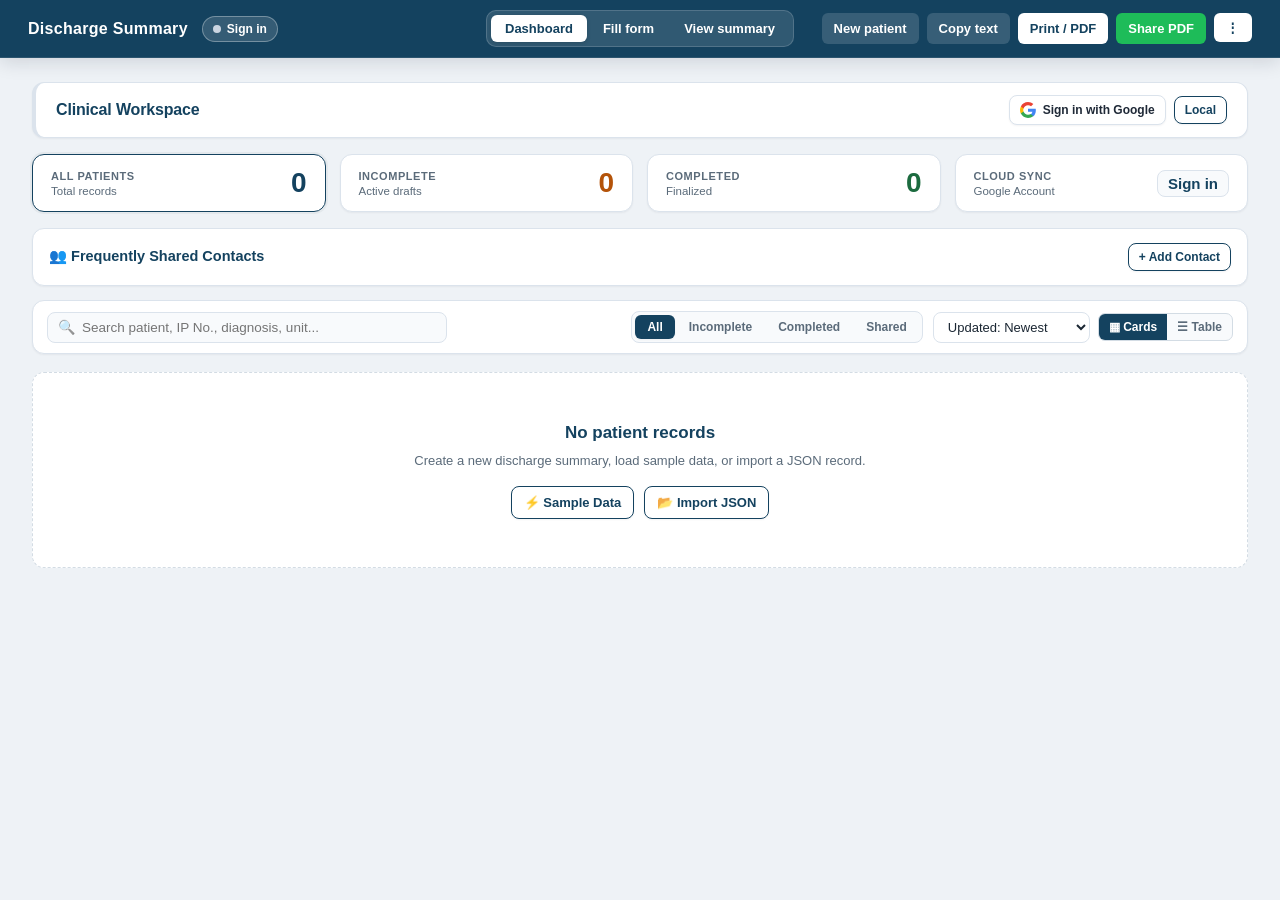
<file: index.html>
<!DOCTYPE html>
<html lang="en-GB">
<head>
  <meta charset="UTF-8">
  <meta name="viewport" content="width=device-width, initial-scale=1.0, viewport-fit=cover">
  <meta name="theme-color" content="#14425f">
  <meta name="mobile-web-app-capable" content="yes">
  <meta name="apple-mobile-web-app-capable" content="yes">
  <meta name="apple-mobile-web-app-status-bar-style" content="default">
  <meta name="apple-mobile-web-app-title" content="Discharge Summary">
  <meta name="format-detection" content="telephone=no">
  <meta name="description" content="Discharge Summary (dsum.shop) — Offline-first clinical workspace for creating A4 medical discharge summaries, syncing across devices with Google Sign-In, and securely sharing patient details with verified doctors.">
  <meta name="keywords" content="discharge summary, medical discharge summary, clinical documentation, patient handover, hospital discharge PDF, A4 discharge summary, dsum">
  <meta name="robots" content="index, follow">
  <link rel="canonical" href="https://dsum.shop/">
  <meta property="og:type" content="website">
  <meta property="og:title" content="Discharge Summary — Clinical Workspace &amp; Patient Handover">
  <meta property="og:description" content="Offline-first clinical discharge summary workspace with multi-algorithm A4 PDF fitting, Google Sign-In cloud sync, and doctor-to-doctor handover.">
  <meta property="og:url" content="https://dsum.shop/">
  <meta property="og:image" content="https://dsum.shop/assets/icon-512.png">
  <meta name="twitter:card" content="summary">
  <meta name="twitter:title" content="Discharge Summary">
  <meta name="twitter:description" content="Offline-first clinical workspace for creating A4 medical discharge summaries and verified doctor-to-doctor patient handover.">
  <script type="application/ld+json">
  {
    "@context": "https://schema.org",
    "@type": "WebApplication",
    "name": "Discharge Summary",
    "alternateName": "dsum",
    "url": "https://dsum.shop/",
    "applicationCategory": "MedicalApplication",
    "operatingSystem": "Web, Android, iOS, macOS, Windows",
    "description": "Offline-first clinical workspace for drafting, formatting, printing A4 medical discharge summaries, syncing with Google Sign-In, and sharing patient summaries with verified colleagues."
  }
  </script>
  <link rel="manifest" href="manifest.json">
  <link rel="apple-touch-icon" href="assets/icon-192.png">
  <link rel="apple-touch-icon" sizes="180x180" href="assets/icon-192.png">
  <link rel="icon" href="assets/icon-192.png">
  <title>Discharge Summary — Clinical Workspace &amp; Patient Handover</title>
  <link rel="stylesheet" href="css/styles.css?v=21">
  <script src="js/html2pdf.bundle.min.js"></script>
  <script src="js/supabase.min.js?v=21"></script>
  <script src="js/supabase-config.js?v=21"></script>
</head>

<body>

  <div class="topbar">
    <div class="topbar-left">
      <h1 class="brand-title">Discharge Summary</h1>
      <button type="button" id="topbarAuthBtn" class="topbar-auth-btn" onclick="openAuthOrAccount()" title="Account &amp; Cloud Sync">
        <span id="topbarAuthDot" class="sync-dot offline"></span>
        <span id="topbarAuthText">Local mode</span>
      </button>
    </div>
    <div class="topbar-right">
      <div class="tabs">
        <button id="tabDashboard" class="active" onclick="showTab('dashboard')"><span class="btn-text-full">Dashboard</span><span class="btn-text-short">Dash</span></button>
        <button id="tabForm" onclick="showTab('form')"><span class="btn-text-full">Fill form</span><span class="btn-text-short">Form</span></button>
        <button id="tabSummary" onclick="showTab('summary')"><span class="btn-text-full">View summary</span><span class="btn-text-short">Summary</span></button>
      </div>
      <div class="actions">
        <button class="ghost" onclick="newSummary()"><span class="btn-text-full">New patient</span><span class="btn-text-short">New</span></button>
        <button class="ghost" onclick="copyText()"><span class="btn-text-full">Copy text</span><span class="btn-text-short">Copy</span></button>
        <button onclick="checkAndPrint()"><span class="btn-text-full">Print / PDF</span><span class="btn-text-short">Print</span></button>
        <button class="share-btn" id="shareBtn" onclick="shareDoc()" title="Share PDF via WhatsApp, Email, etc."><span class="btn-text-full">Share PDF</span><span class="btn-text-short">Share</span></button>
        <div class="menu-wrap">
          <button class="menu-btn" id="menuBtn" onclick="toggleMenu()" title="More options">⋮</button>
          <div class="menu-dropdown" id="menuDropdown">

            <div class="menu-label">Cloud &amp; Sync</div>
            <div class="menu-tile-grid cols-2">
              <button type="button" class="menu-tile" onclick="saveCurrentRecordNow(true);closeMenu()" title="Save current patient draft">
                <span class="tile-icon">💾</span><span class="tile-label">Save</span>
              </button>
              <button type="button" class="menu-tile" onclick="syncNow(true);closeMenu()" title="Sync with Supabase">
                <span class="tile-icon">☁</span><span class="tile-label">Sync</span>
              </button>
            </div>

            <div class="menu-label">Template <span class="beta-tag">BETA</span></div>
            <div class="menu-tile-grid cols-3">
              <button type="button" class="menu-tile" onclick="importTemplate();closeMenu()" title="Import template (.json)">
                <span class="tile-icon">⬆</span><span class="tile-label">Import</span>
              </button>
              <button type="button" class="menu-tile" onclick="exportTemplate();closeMenu()" title="Export defaults (.json)">
                <span class="tile-icon">⬇</span><span class="tile-label">Export</span>
              </button>
              <button type="button" class="menu-tile" onclick="doLocalTemplate();closeMenu()" title="Load built-in template">
                <span class="tile-icon">📁</span><span class="tile-label">Load</span>
              </button>
            </div>
            <div class="menu-tile-grid cols-2" style="padding-top:0">
              <button type="button" class="menu-tile" onclick="openTemplatesModal();closeMenu()" title="Open saved templates library">
                <span class="tile-icon">🗂</span><span class="tile-label">Templates Library</span>
              </button>
              <button type="button" class="menu-tile" onclick="openTemplatesModal(true);closeMenu()" title="Save current form as template">
                <span class="tile-icon">➕</span><span class="tile-label">Save Template</span>
              </button>
            </div>

            <div class="menu-label">Patient Draft</div>
            <div class="menu-tile-grid cols-2">
              <button type="button" class="menu-tile" onclick="importDraft();closeMenu()" title="Import patient draft (.json)">
                <span class="tile-icon">📂</span><span class="tile-label">Import Draft</span>
              </button>
              <button type="button" class="menu-tile" onclick="exportDraft();closeMenu()" title="Export patient draft (.json)">
                <span class="tile-icon">📤</span><span class="tile-label">Export Draft</span>
              </button>
            </div>

            <hr>
            <div class="menu-label">Theme &amp; Appearance</div>
            <div class="theme-panel" onclick="event.stopPropagation()">
              <div class="theme-mode-row">
                <span>🎨 Theme</span>
                <button type="button" id="gradToggleBtn" class="grad-toggle-pill" onclick="toggleGradientTheme()">🌈 Gradient</button>
              </div>
              <div class="theme-swatches" aria-label="Theme presets">
                <button type="button" class="theme-swatch" title="Classic Navy (Solid)" style="background:#14425f" onclick="selectThemePreset('solid','#14425f','#0284c7')"></button>
                <button type="button" class="theme-swatch" title="Ocean Breeze (Gradient)" style="background:linear-gradient(135deg,#14425f,#0284c7)" onclick="selectThemePreset('gradient','#14425f','#0284c7')"></button>
                <button type="button" class="theme-swatch" title="Royal Indigo (Gradient)" style="background:linear-gradient(135deg,#1e3a8a,#7c3aed)" onclick="selectThemePreset('gradient','#1e3a8a','#7c3aed')"></button>
                <button type="button" class="theme-swatch" title="Emerald Teal (Gradient)" style="background:linear-gradient(135deg,#065f46,#0d9488)" onclick="selectThemePreset('gradient','#065f46','#0d9488')"></button>
                <button type="button" class="theme-swatch" title="Sunset Rose (Gradient)" style="background:linear-gradient(135deg,#881337,#e11d48)" onclick="selectThemePreset('gradient','#881337','#e11d48')"></button>
                <button type="button" class="theme-swatch" title="Midnight Plum (Gradient)" style="background:linear-gradient(135deg,#1e1b4b,#be185d)" onclick="selectThemePreset('gradient','#1e1b4b','#be185d')"></button>
                <button type="button" class="theme-swatch" title="Slate Steel (Gradient)" style="background:linear-gradient(135deg,#1e293b,#475569)" onclick="selectThemePreset('gradient','#1e293b','#475569')"></button>
              </div>
              <div class="custom-color-maker">
                <div class="custom-maker-head">
                  <span>Custom Color Maker</span>
                  <div class="custom-stop-switch" role="group" aria-label="Active custom color stop">
                    <button type="button" id="stopBtn1" class="custom-stop-btn active" onclick="setCustomStopTarget(1)">1st</button>
                    <button type="button" id="stopBtn2" class="custom-stop-btn" onclick="setCustomStopTarget(2)">2nd</button>
                  </div>
                </div>
                <div class="custom-color-row">
                  <div class="custom-color-well">
                    <input id="themeColor" type="color" value="#14425f" title="Primary color" aria-label="Choose primary theme color" oninput="onThemeColorPickerChange()">
                    <input id="themeHex1" type="text" class="theme-hex-input" maxlength="7" value="#14425f" aria-label="Primary hex color" oninput="onThemeHexInput(1, this.value)">
                  </div>
                  <div class="custom-color-well">
                    <input id="themeColor2" type="color" value="#0284c7" title="Gradient second color" aria-label="Choose gradient second color" oninput="onThemeColor2PickerChange()">
                    <input id="themeHex2" type="text" class="theme-hex-input" maxlength="7" value="#0284c7" aria-label="Gradient second hex color" oninput="onThemeHexInput(2, this.value)">
                  </div>
                </div>
                <div class="custom-slider-row">
                  <label for="themeHueSlider">Hue</label>
                  <input id="themeHueSlider" type="range" class="theme-hue-slider" min="0" max="360" value="203" aria-label="Custom theme hue" oninput="onThemeSliderChange()">
                </div>
                <div class="custom-slider-row">
                  <label for="themeLightSlider">Shade</label>
                  <input id="themeLightSlider" type="range" class="theme-light-slider" min="15" max="65" value="23" aria-label="Custom theme shade" oninput="onThemeSliderChange()">
                </div>
              </div>
            </div>

            <hr>
            <div class="menu-label">Tools</div>
            <div class="menu-tile-grid cols-2">
              <button type="button" class="menu-tile" onclick="autofillTest();closeMenu()" title="Autofill sample test patient">
                <span class="tile-icon">⚡</span><span class="tile-label">Test Data</span>
              </button>
              <button type="button" class="menu-tile" onclick="requestPersistentStorage();closeMenu()" title="Enable persistent browser storage">
                <span class="tile-icon">🔒</span><span class="tile-label">Keep Data</span>
              </button>
            </div>
            <div class="menu-tile-grid cols-2" style="padding-top:0">
              <button type="button" class="menu-tile install-btn" id="installBtn" onclick="doInstall();closeMenu()" style="grid-column:span 2">
                <span class="tile-icon">📲</span><span class="tile-label">Install App</span>
              </button>
            </div>

            <div class="menu-footer">
              <a href="templates/" target="_blank" class="menu-footer-link">🗂 Templates <span class="beta-tag">BETA</span></a>
              <div style="display:inline-flex;align-items:center;gap:6px">
                <a href="privacy.html" target="_blank" rel="noopener" class="menu-footer-link">Privacy</a>
                <a href="terms.html" target="_blank" rel="noopener" class="menu-footer-link">Terms</a>
                <a href="https://github.com/syed98hafiz/dsum" target="_blank" rel="noopener noreferrer" class="gh-subtle-link" title="GitHub Repository" aria-label="GitHub Repository">
                  <svg viewBox="0 0 16 16" width="16" height="16" fill="currentColor" aria-hidden="true"><path d="M8 0C3.58 0 0 3.58 0 8c0 3.54 2.29 6.53 5.47 7.59.4.07.55-.17.55-.38 0-.19-.01-.82-.01-1.49-2.01.37-2.53-.49-2.69-.94-.09-.23-.48-.94-.82-1.13-.28-.15-.68-.52-.01-.53.63-.01 1.08.58 1.23.82.72 1.21 1.87.87 2.33.66.07-.52.28-.87.51-1.07-1.78-.2-3.64-.89-3.64-3.95 0-.87.31-1.59.82-2.15-.08-.2-.36-1.02.08-2.12 0 0 .67-.21 2.2.82.64-.18 1.32-.27 2-.27s1.36.09 2 .27c1.53-1.04 2.2-.82 2.2-.82.44 1.1.16 1.92.08 2.12.51.56.82 1.27.82 2.15 0 3.07-1.87 3.75-3.65 3.95.29.25.54.73.54 1.48 0 1.07-.01 1.93-.01 2.2 0 .21.15.46.55.38A8.01 8.01 0 0 0 16 8c0-4.42-3.58-8-8-8Z"/></svg>
                </a>
              </div>
            </div>
          </div>
        </div>
      </div>
    </div>
  </div>

  <!-- ================= DASHBOARD (MAIN VIEW) ================= -->
  <div class="dash-wrap" id="dashboardTab">

    <!-- Account & Cloud Hero Card -->
    <section class="dash-hero" id="dashHero"></section>

    <!-- Inline Auth Card (shown when Supabase configured & user signed out unless dismissed to offline mode) -->
    <section class="dash-auth-card" id="dashAuthCard" style="display:none"></section>

    <!-- Local-to-Cloud Guest Migration Banner -->
    <div class="dash-migration-banner" id="guestMigrationBanner" style="display:none"></div>

    <!-- Summary Metrics & Quick Filter Strip -->
    <section class="dash-stats" aria-label="Discharge summary overview">
      <button type="button" class="stat-card active" data-filter="all" onclick="setDashFilter('all')">
        <span class="stat-label">All Patients</span>
        <span class="stat-val" id="statTotal">0</span>
        <span class="stat-sub">Total records</span>
      </button>
      <button type="button" class="stat-card warn" data-filter="incomplete" onclick="setDashFilter('incomplete')">
        <span class="stat-label">Incomplete</span>
        <span class="stat-val" id="statIncomplete">0</span>
        <span class="stat-sub">Active drafts</span>
      </button>
      <button type="button" class="stat-card ok" data-filter="completed" onclick="setDashFilter('completed')">
        <span class="stat-label">Completed</span>
        <span class="stat-val" id="statCompleted">0</span>
        <span class="stat-sub">Finalized</span>
      </button>
      <button type="button" class="stat-card cloud" id="statSyncCard" onclick="handleSyncCardClick()">
        <span class="stat-label">Cloud Sync</span>
        <span class="stat-val stat-val-sm" id="statSyncText">Sign in</span>
        <span class="stat-sub" id="statSyncSub">Google Account</span>
      </button>
    </section>

    <!-- Frequently Shared Contacts -->
    <section class="dash-contacts-card" id="dashContactsSection" aria-label="Frequently shared contacts"></section>

    <!-- Search, Filter, Sort & New CTA -->
    <section class="dash-toolbar">
      <div class="dash-search-box">
        <span class="dash-search-icon" aria-hidden="true">🔍</span>
        <input type="text" id="dashSearch" placeholder="Search patient, IP No., diagnosis, unit..." oninput="setDashSearch(this.value)" autocomplete="off">
        <button type="button" id="dashSearchClear" class="dash-search-clear" style="display:none" onclick="clearDashSearch()" title="Clear search">×</button>
      </div>
      <div class="dash-controls-row">
        <div class="dash-filter-pills" id="dashFilterPills">
          <button type="button" class="pill active" data-filter="all" onclick="setDashFilter('all')">All</button>
          <button type="button" class="pill" data-filter="incomplete" onclick="setDashFilter('incomplete')">Incomplete</button>
          <button type="button" class="pill" data-filter="completed" onclick="setDashFilter('completed')">Completed</button>
          <button type="button" class="pill" data-filter="shared" onclick="setDashFilter('shared')">Shared</button>
        </div>
        <div class="dash-right-controls">
          <select id="dashSort" aria-label="Sort patient summaries" onchange="setDashSort(this.value)">
            <option value="updated_desc">Updated: Newest</option>
            <option value="updated_asc">Updated: Oldest</option>
            <option value="doa_desc">Admission Date</option>
            <option value="dod_desc">Discharge Date</option>
            <option value="name_asc">Patient Name (A–Z)</option>
          </select>
          <div class="dash-view-toggle desktop-only" role="group" aria-label="Layout view">
            <button type="button" id="viewBtnCards" class="active" onclick="setDashViewMode('cards')" title="Card view">▦ Cards</button>
            <button type="button" id="viewBtnTable" onclick="setDashViewMode('table')" title="Table view">☰ Table</button>
          </div>
        </div>
      </div>
    </section>

    <!-- Patient Records List / Empty State -->
    <section id="dashRecordsContainer" class="dash-records"></section>

  </div>

  <!-- ================= EDITOR WORKSPACE (FORM & SUMMARY) ================= -->
  <div class="editor-workspace" id="editorWorkspace">

  <!-- ================= FORM ================= -->
  <div class="wrap" id="formTab" style="display:none">

    <!-- Active Patient Save Bar -->
    <div class="active-patient-bar form-save-bar no-print" id="activePatientBar">
      <button type="button" class="btn sm out desktop-only" id="formPreviewToggleBtn" onclick="toggleFormSplitPreview()" aria-pressed="false" title="Toggle side-by-side summary preview">Preview</button>
      <button type="button" class="btn sm" onclick="saveCurrentRecordNow(true)">💾 Save</button>
    </div>

    <details class="card" data-clear="setup">
      <summary><span class="section-number">1.</span> Setup, defaults &amp; saved templates <button class="section-clear" type="button" onclick="clearFormSection(event, this)">Clear</button></summary>
      <div class="body">
        <p class="hint" style="margin-top:0">Fill your <b>college, unit, chief</b> and standard <b>advice / warning / review</b> lines once, then tap <b>Save as my defaults</b> — or save <b>multiple named templates</b> below for different units, diseases, or doctors.</p>
        <div style="display:flex;gap:8px;flex-wrap:wrap">
          <button type="button" class="btn" onclick="saveDefaults()">Save as my defaults</button>
          <button type="button" class="btn out" onclick="openTemplatesModal()">🗂 Manage Templates (<span id="savedTplCountBadge">0</span>)</button>
        </div>

        <div class="tpl-save-bar">
          <input type="text" id="inlineTplName" placeholder="Template name (e.g. Unit M-I, Dengue Protocol, STEMI)">
          <select id="inlineTplScope" aria-label="Template scope">
            <option value="full">Full form template (Header + Clinical + Rx)</option>
            <option value="defaults">Header &amp; defaults only (Unit, Chief, Advice)</option>
          </select>
          <button type="button" class="btn sm" onclick="saveNamedTemplateFromInput('inlineTplName','inlineTplScope')">+ Save Template</button>
        </div>
        <div id="inlineTemplateList" class="tpl-list"></div>
      </div>
    </details>

    <details class="card" data-clear="institution">
      <summary><span class="section-number">2.</span> Institution header <label class="include-toggle" title="Include without content" onclick="event.stopPropagation()"><input type="checkbox" aria-label="Include institution section without content" onchange="toggleIncludeEmpty('institution', this.checked)"></label><span class="empty-lines-wrap" title="Lines of empty space"><input type="number" class="empty-lines-input" min="0" max="40" placeholder="0" aria-label="Empty lines for institution" oninput="setEmptyLines('institution', this.value)" onclick="event.stopPropagation()"><span class="lines-unit">lines</span></span><button class="section-clear" type="button" onclick="clearFormSection(event, this)">Clear</button></summary>
      <div class="body">
        <div class="field"><label>College / Hospital</label>
          <input type="text" id="college" value="Government Medical College Hospital">
        </div>
        <div class="field"><label>Address line</label>
          <input type="text" id="address" value="Omandurar Government Estate, Chennai - 02">
        </div>
        <div class="field"><label>Department</label>
          <input type="text" id="dept" value="Department of General Medicine">
        </div>
        <div class="field"><label>College logo / emblem (optional)</label>
          <input type="file" id="logoFile" accept="image/*" onchange="onLogo(event)">
          <p class="hint">Shows top-left of the summary. Saved with your defaults. Leave empty for a plain box.</p>
        </div>
        <div class="field"><label>Summary type</label>
          <select id="summaryType" class="editable-select">
            <option value=""></option>
            <option selected>Discharge Summary</option>
            <option>Discharge Summary (At Request)</option>
            <option>Discharge Summary (AMA)</option>
            <option value="__custom__">✎ Type custom…</option>
          </select>
        </div>
      </div>
    </details>

    <details class="card" open data-clear="patient">
      <summary><span class="section-number">3.</span> Patient details <label class="include-toggle" title="Include without content" onclick="event.stopPropagation()"><input type="checkbox" aria-label="Include patient section without content" onchange="toggleIncludeEmpty('patient', this.checked)"></label><span class="empty-lines-wrap" title="Lines of empty space"><input type="number" class="empty-lines-input" min="0" max="40" placeholder="0" aria-label="Empty lines for patient" oninput="setEmptyLines('patient', this.value)" onclick="event.stopPropagation()"><span class="lines-unit">lines</span></span><button class="section-clear" type="button" onclick="clearFormSection(event, this)">Clear</button></summary>
      <div class="body">
        <div class="field"><label>Name</label><input type="text" id="name"></div>
        <div class="row">
          <div><label>Age</label><input type="text" id="age" placeholder="e.g. 45"></div>
          <div><label>Sex</label>
            <select id="sex" class="editable-select">
              <option value="" selected></option>
              <option>M</option>
              <option>F</option>
              <option>Other</option>
              <option value="__custom__">✎ Type custom…</option>
            </select>
          </div>
          <div><label>IP No.</label><input type="text" id="ipno"></div>
        </div>
        <div class="row">
          <div><label>Date of Admission (DOA)</label><input type="text" id="doa" inputmode="numeric" placeholder="DD.MM.YYYY" maxlength="10" autocomplete="off" onblur="formatDisplayDate(this)"></div>
          <div>
            <label>Date of Discharge (DOD)</label>
            <div class="inline-btn-field">
              <input type="text" id="dod" inputmode="numeric" placeholder="DD.MM.YYYY" maxlength="10" autocomplete="off" onblur="formatDisplayDate(this)">
              <button class="btn sm out" onclick="clearDOD()" title="Clear DOD">Clear</button>
            </div>
            <p class="hint">Defaults to today — edit or clear as needed.</p>
          </div>
        </div>
        <div class="subhead">Unit</div>
        <div class="unit-row">
          <div><label>Prefix</label><input type="text" id="unitPrefix" value="M-"></div>
          <div><label>Roman numeral</label>
            <select id="unitRoman" class="editable-select">
              <option value=""></option>
              <option>I</option>
              <option>II</option>
              <option>III</option>
              <option selected>IV</option>
              <option>V</option>
              <option>VI</option>
              <option>VII</option>
              <option>VIII</option>
              <option>IX</option>
              <option>X</option>
              <option value="__custom__">✎ Type custom…</option>
            </select>
          </div>
        </div>
        <div class="field" style="margin-top:12px">
          <label>Mode of Discharge</label>
          <select id="modeOfDischarge" class="editable-select">
            <option value=""></option>
            <option selected>Discharge</option>
            <option>At Request Discharge</option>
            <option>LAMA</option>
            <option>Absconded</option>
            <option>Death</option>
            <option value="__custom__">✎ Type custom…</option>
          </select>
        </div>
      </div>
    </details>

    <details class="card" open data-clear="diagnosis">
      <summary><span class="section-number">4.</span> Diagnosis <label class="include-toggle" title="Include without content" onclick="event.stopPropagation()"><input type="checkbox" aria-label="Include diagnosis section without content" onchange="toggleIncludeEmpty('diagnosis', this.checked)"></label><span class="empty-lines-wrap" title="Lines of empty space"><input type="number" class="empty-lines-input" min="0" max="40" placeholder="0" aria-label="Empty lines for diagnosis" oninput="setEmptyLines('diagnosis', this.value)" onclick="event.stopPropagation()"><span class="lines-unit">lines</span></span><button class="section-clear" type="button" onclick="clearFormSection(event, this)">Clear</button></summary>
      <div class="body">
        <label>Diagnosis (one per line)</label>
        <textarea id="diagnosis" placeholder="e.g.&#10;Dengue fever with warning signs&#10;Thrombocytopenia"></textarea>
      </div>
    </details>

    <details class="card" open data-clear="complaints">
      <summary><span class="section-number">5.</span> Chief complaints (Presenting Complaints) <label class="include-toggle" title="Include without content" onclick="event.stopPropagation()"><input type="checkbox" aria-label="Include complaints section without content" onchange="toggleIncludeEmpty('complaints', this.checked)"></label><span class="empty-lines-wrap" title="Lines of empty space"><input type="number" class="empty-lines-input" min="0" max="40" placeholder="0" aria-label="Empty lines for complaints" oninput="setEmptyLines('complaints', this.value)" onclick="event.stopPropagation()"><span class="lines-unit">lines</span></span><button class="section-clear" type="button" onclick="clearFormSection(event, this)">Clear</button></summary>
      <div class="body">
        <div class="chips" id="ccChips"></div>
        <div class="addrow">
          <div style="flex:2"><label>Complaint</label>
            <input type="text" id="ccText" list="ccList" placeholder="breathlessness">
            <datalist id="ccList"></datalist>
          </div>
          <div style="max-width:80px"><label>For</label><input type="text" id="ccDur" placeholder="4"></div>
          <div style="max-width:110px"><label>Unit</label>
            <select id="ccUnit" class="editable-select">
              <option value=""></option>
              <option selected>days</option>
              <option>weeks</option>
              <option>months</option>
              <option>hours</option>
              <option>year</option>
              <option value="__custom__">✎ Type custom…</option>
            </select>
          </div>
          <div style="flex:0"><button class="btn sm" onclick="addComplaint()">Add</button></div>
        </div>
        <p class="hint">Tap a common complaint above, or type your own. Adds as “H/o breathlessness for 4 days”.</p>
        <ul class="list" id="ccListOut"></ul>
      </div>
    </details>

    <details class="card" data-clear="history">
      <summary><span class="section-number">6.</span> History (HOPI, Past History, Rx Hx) <label class="include-toggle" title="Include without content" onclick="event.stopPropagation()"><input type="checkbox" aria-label="Include history section without content" onchange="toggleIncludeEmpty('history', this.checked)"></label><span class="empty-lines-wrap" title="Lines of empty space"><input type="number" class="empty-lines-input" min="0" max="40" placeholder="0" aria-label="Empty lines for history" oninput="setEmptyLines('history', this.value)" onclick="event.stopPropagation()"><span class="lines-unit">lines</span></span><button class="section-clear" type="button" onclick="clearFormSection(event, this)">Clear</button></summary>
      <div class="body">
        <div class="subhead">History of Present Illness (HOPI)</div>
        <textarea id="hopi" placeholder="The patient was apparently normal [__] back, then developed..."></textarea>

        <div class="subhead">Past History</div>
        <div class="chips" id="pastChips"></div>
        <div class="addrow">
          <div style="flex:1"><input type="text" id="pastText" placeholder="e.g. K/C/O T2DM x 8 years on medication">
          </div>
          <div style="flex:0"><button class="btn sm" onclick="addPast()">Add</button></div>
        </div>
        <ul class="list" id="pastListOut"></ul>

        <div class="subhead">Rx History (home medications before admission)</div>
        <div class="addrow">
          <div style="flex:2"><input type="text" id="rxhName" list="drugList" placeholder="Tab. Metformin"></div>
          <div style="max-width:80px"><input type="text" id="rxhDose" placeholder="500 mg"></div>
          <div style="max-width:96px">
            <select id="rxhFreq" class="editable-select">
              <option value="" selected></option>
              <option>OD</option>
              <option>BD</option>
              <option>TDS</option>
              <option>QID</option>
              <option>HS</option>
              <option>SOS</option>
              <option value="__custom__">✎ Type custom…</option>
            </select>
          </div>
          <div style="flex:0"><button class="btn sm" onclick="addRxHistory()">Add</button></div>
        </div>
        <ul class="list" id="rxhListOut"></ul>
      </div>
    </details>

    <details class="card" data-clear="examination">
      <summary><span class="section-number">7.</span> Examination <label class="include-toggle" title="Include without content" onclick="event.stopPropagation()"><input type="checkbox" aria-label="Include examination section without content" onchange="toggleIncludeEmpty('examination', this.checked)"></label><span class="empty-lines-wrap" title="Lines of empty space"><input type="number" class="empty-lines-input" min="0" max="40" placeholder="0" aria-label="Empty lines for examination" oninput="setEmptyLines('examination', this.value)" onclick="event.stopPropagation()"><span class="lines-unit">lines</span></span><button class="section-clear" type="button" onclick="clearFormSection(event, this)">Clear</button></summary>
      <div class="body">
        <div class="subhead">General Examination</div>
        <div class="chips"><span class="chip" onclick="insertGeneralExam()">+ Standard PICCLE findings</span></div>
        <textarea id="generalExam" placeholder="Patient conscious, oriented, afebrile..."></textarea>

        <div class="subhead">Vitals</div>
        <div class="vitals-grid">
          <div><label>BP (mmHg)</label><input type="text" id="vBP" placeholder="120/80"></div>
          <div><label>PR (/min)</label><input type="text" id="vPR" placeholder="80"></div>
          <div><label>RR (/min)</label><input type="text" id="vRR" placeholder="18"></div>
          <div><label>SpO2 (%)</label><input type="text" id="vSpO2" placeholder="98% RA"></div>
          <div><label>Temp</label><input type="text" id="vTemp" placeholder="Afebrile"></div>
          <div><label>GRBS</label><input type="text" id="vGRBS" placeholder="optional"></div>
        </div>

        <div class="subhead">Systemic Examination</div>
        <div class="row">
          <div><label>CVS</label><input type="text" id="seCVS" placeholder="S1S2+, no murmurs">
            <span class="hint" style="cursor:pointer;color:var(--primary)"
              onclick="document.getElementById('seCVS').value='S1S2+, no murmurs';render()">use normal</span>
          </div>
          <div><label>RS</label><input type="text" id="seRS" placeholder="BAE+, NVBS">
            <span class="hint" style="cursor:pointer;color:var(--primary)"
              onclick="document.getElementById('seRS').value='BAE+, NVBS';render()">use normal</span>
          </div>
        </div>
        <div class="row">
          <div><label>P/A</label><input type="text" id="sePA" placeholder="Soft, non-tender">
            <span class="hint" style="cursor:pointer;color:var(--primary)"
              onclick="document.getElementById('sePA').value='Soft, non-tender';render()">use normal</span>
          </div>
          <div><label>CNS</label><input type="text" id="seCNS" placeholder="NFND">
            <span class="hint" style="cursor:pointer;color:var(--primary)"
              onclick="document.getElementById('seCNS').value='NFND';render()">use normal</span>
          </div>
        </div>
      </div>
    </details>

    <details class="card" data-clear="investigations">
      <summary><span class="section-number">8.</span> Investigations <label class="include-toggle" title="Include without content" onclick="event.stopPropagation()"><input type="checkbox" aria-label="Include investigations section without content" onchange="toggleIncludeEmpty('investigations', this.checked)"></label><span class="empty-lines-wrap" title="Lines of empty space"><input type="number" class="empty-lines-input" min="0" max="40" placeholder="0" aria-label="Empty lines for investigations" oninput="setEmptyLines('investigations', this.value)" onclick="event.stopPropagation()"><span class="lines-unit">lines</span></span><button class="section-clear" type="button" onclick="clearFormSection(event, this)">Clear</button></summary>
      <div class="body">
        <div class="inv-controls">
          <button class="btn sm" onclick="addInvDate()">+ Add date</button>
          <button class="btn sm out" onclick="addInvParam('')">+ Add row</button>
        </div>
        <div class="chips" id="invPanels"></div>
        <div style="overflow-x:auto">
          <div id="invEditor"></div>
        </div>
        <datalist id="labList"></datalist>
        <div class="field" style="margin-top:14px">
          <label>Other investigations / imaging (free text)</label>
          <textarea id="invOther"
            placeholder="ECG: sinus tachycardia&#10;CXR: normal study&#10;USG abdomen: mild hepatomegaly"></textarea>
        </div>
      </div>
    </details>

    <details class="card" data-clear="opinions">
      <summary><span class="section-number">9.</span> Opinions <label class="include-toggle" title="Include without content" onclick="event.stopPropagation()"><input type="checkbox" aria-label="Include opinions section without content" onchange="toggleIncludeEmpty('opinions', this.checked)"></label><span class="empty-lines-wrap" title="Lines of empty space"><input type="number" class="empty-lines-input" min="0" max="40" placeholder="0" aria-label="Empty lines for opinions" oninput="setEmptyLines('opinions', this.value)" onclick="event.stopPropagation()"><span class="lines-unit">lines</span></span><button class="section-clear" type="button" onclick="clearFormSection(event, this)">Clear</button></summary>
      <div class="body">
        <label>Consultations / opinions obtained</label>
        <textarea id="opinions"
          placeholder="Cardiology opinion obtained — advised…&#10;Nephrology opinion obtained — advised…"></textarea>
      </div>
    </details>

    <details class="card" data-clear="course">
      <summary><span class="section-number">10.</span> Course in the hospital <label class="include-toggle" title="Include without content" onclick="event.stopPropagation()"><input type="checkbox" aria-label="Include course section without content" onchange="toggleIncludeEmpty('course', this.checked)"></label><span class="empty-lines-wrap" title="Lines of empty space"><input type="number" class="empty-lines-input" min="0" max="40" placeholder="0" aria-label="Empty lines for course" oninput="setEmptyLines('course', this.value)" onclick="event.stopPropagation()"><span class="lines-unit">lines</span></span><button class="section-clear" type="button" onclick="clearFormSection(event, this)">Clear</button></summary>
      <div class="body">
        <label>Insert a template (tap to drop in, then edit the blanks)</label>
        <div class="chips" id="courseTpl"></div>
        <label>Narrative</label>
        <textarea id="course" style="min-height:150px"
          placeholder="Patient admitted with above complaints. Evaluated and managed as detailed. Responded to treatment…"></textarea>
        <p class="hint">Tapping a template appends to whatever's already in the box. Fill the [ ] blanks.</p>
      </div>
    </details>

    <details class="card" data-clear="treatment">
      <summary><span class="section-number">11.</span> Treatment given (in hospital) <label class="include-toggle" title="Include without content" onclick="event.stopPropagation()"><input type="checkbox" aria-label="Include treatment section without content" onchange="toggleIncludeEmpty('treatment', this.checked)"></label><span class="empty-lines-wrap" title="Lines of empty space"><input type="number" class="empty-lines-input" min="0" max="40" placeholder="0" aria-label="Empty lines for treatment" oninput="setEmptyLines('treatment', this.value)" onclick="event.stopPropagation()"><span class="lines-unit">lines</span></span><button class="section-clear" type="button" onclick="clearFormSection(event, this)">Clear</button></summary>
      <div class="body">
        <label>Quick bundles (tap to add the usual set, then edit)</label>
        <div class="chips" id="txBundles"></div>
        <div class="addrow">
          <div style="flex:2"><label>Drug</label>
            <input type="text" id="txName" list="drugList" placeholder="Inj. Ceftriaxone">
            <datalist id="drugList"></datalist>
          </div>
          <div style="max-width:90px"><label>Dose</label><input type="text" id="txDose" placeholder="1 g"></div>
          <div style="max-width:96px"><label>Route</label>
            <select id="txRoute" class="editable-select">
              <option value="" selected></option>
              <option>IV</option>
              <option>IM</option>
              <option>PO</option>
              <option>SC</option>
              <option>Neb</option>
              <option>PR</option>
              <option>SL</option>
              <option value="__custom__">✎ Type custom…</option>
            </select>
          </div>
          <div style="max-width:96px"><label>Freq</label>
            <select id="txFreq" class="editable-select">
              <option value="" selected></option>
              <option>OD</option>
              <option>BD</option>
              <option>TDS</option>
              <option>QID</option>
              <option>HS</option>
              <option>Q6H</option>
              <option>Q8H</option>
              <option>Q12H</option>
              <option>SOS</option>
              <option>Stat</option>
              <option value="__custom__">✎ Type custom…</option>
            </select>
          </div>
          <div style="flex:0"><button class="btn sm" onclick="addTx()">Add</button></div>
        </div>
        <ul class="list" id="txListOut"></ul>
      </div>
    </details>

    <details class="card" open data-clear="condition">
      <summary><span class="section-number">12.</span> Condition at discharge <label class="include-toggle" title="Include without content" onclick="event.stopPropagation()"><input type="checkbox" aria-label="Include condition section without content" onchange="toggleIncludeEmpty('condition', this.checked)"></label><span class="empty-lines-wrap" title="Lines of empty space"><input type="number" class="empty-lines-input" min="0" max="40" placeholder="0" aria-label="Empty lines for condition" oninput="setEmptyLines('condition', this.value)" onclick="event.stopPropagation()"><span class="lines-unit">lines</span></span><button class="section-clear" type="button" onclick="clearFormSection(event, this)">Clear</button></summary>
      <div class="body">
        <div class="chips" id="condChips"></div>
        <div class="field"><label>Condition</label><input type="text" id="condition" placeholder="Stable / Improved">
        </div>
        <div class="field"><label>Additional note (optional)</label><input type="text" id="condExtra"
            placeholder="Afebrile, vitals stable, tolerating orals"></div>
      </div>
    </details>

    <details class="card" open data-clear="advice">
      <summary><span class="section-number">13.</span> Discharge advice (Rx) <label class="include-toggle" title="Include without content" onclick="event.stopPropagation()"><input type="checkbox" aria-label="Include advice section without content" onchange="toggleIncludeEmpty('advice', this.checked)"></label><span class="empty-lines-wrap" title="Lines of empty space"><input type="number" class="empty-lines-input" min="0" max="40" placeholder="0" aria-label="Empty lines for advice" oninput="setEmptyLines('advice', this.value)" onclick="event.stopPropagation()"><span class="lines-unit">lines</span></span><button class="section-clear" type="button" onclick="clearFormSection(event, this)">Clear</button></summary>
      <div class="body">
        <div class="subhead">Advice on Discharge</div>
        <div class="row">
          <div><label>1. Diet</label><input type="text" id="diet" placeholder="e.g. Diabetic diet"></div>
          <div><label>2. Physical Activity</label><input type="text" id="physicalActivity"
              placeholder="e.g. Ambulant, avoid strenuous activity"></div>
        </div>
        <div class="row">
          <div>
            <label>3. Physiotherapy needed at home?</label>
            <div class="yn" id="ynPhysio">
              <button type="button" onclick="setYN('physio','Yes')">Yes</button>
              <button type="button" onclick="setYN('physio','No')">No</button>
            </div>
          </div>
          <div>
            <label>4. Home medical equipment needed?</label>
            <div class="yn" id="ynEquip">
              <button type="button" onclick="setYN('equip','Yes')">Yes</button>
              <button type="button" onclick="setYN('equip','No')">No</button>
            </div>
          </div>
        </div>
        <div class="row">
          <div>
            <label>5. Dressing needs at home anticipated?</label>
            <div class="yn" id="ynDress">
              <button type="button" onclick="setYN('dress','Yes')">Yes</button>
              <button type="button" onclick="setYN('dress','No')">No</button>
            </div>
          </div>
          <div><label>6. Any other needs</label><input type="text" id="otherNeeds" placeholder="optional"></div>
        </div>

        <div class="subhead">7. Medication</div>
        <label style="margin-bottom:6px">Discharge medications</label>
        <div class="chips" id="rxBundles"></div>
        <div class="addrow">
          <div style="flex:2"><input type="text" id="rxName" list="drugList" placeholder="Tab. Paracetamol"></div>
          <div style="max-width:80px"><input type="text" id="rxDose" placeholder="650 mg"></div>
          <div style="max-width:96px">
            <select id="rxFreq" class="editable-select">
              <option value="" selected></option>
              <option>OD</option>
              <option>BD</option>
              <option>TDS</option>
              <option>QID</option>
              <option>HS</option>
              <option>SOS</option>
              <option value="__custom__">✎ Type custom…</option>
            </select>
          </div>
          <div style="max-width:90px"><input type="text" id="rxDur" placeholder="× 5 days"></div>
          <div style="flex:0"><button class="btn sm" onclick="addRx()">Add</button></div>
        </div>
        <ul class="list" id="rxListOut"></ul>

        <div class="field" style="margin-top:14px"><label>General advice</label>
          <textarea id="advice" placeholder="Take rest. Adequate oral fluids.">Take medications as advised.
Adequate rest and oral fluids.
Take diet as advised.</textarea>
        </div>
        <div class="field"><label>8. In case of Emergency, contact no.</label>
          <input type="text" id="emergencyContact" placeholder="e.g. Casualty: 044-XXXXXXX">
        </div>
        <div class="field"><label>9. Follow-Up / Review</label>
          <input type="text" id="review"
            value="Review in Medicine OPD after 1 week with reports (or earlier if needed).">
        </div>
        <div class="field"><label>Warning signs — return immediately if (optional)</label>
          <textarea id="warning"
            placeholder="bleeding, breathlessness, giddiness…">Fever not subsiding, breathlessness, chest pain, giddiness, reduced urine output, bleeding, or drowsiness — report to casualty immediately.</textarea>
        </div>
      </div>
    </details>

    <details class="card" data-clear="signatures">
      <summary><span class="section-number">14.</span> Signatures <label class="signature-pin" title="Pin signatures to bottom of page" onclick="event.stopPropagation()"><input type="checkbox" id="signaturePinCheckbox" aria-label="Pin signatures to page bottom" checked onchange="toggleSignaturePin(this.checked)" onclick="event.stopPropagation()"><span>📌 Pin to bottom</span></label><label class="include-toggle" title="Include without content" onclick="event.stopPropagation()"><input type="checkbox" aria-label="Include signatures section without content" onchange="toggleIncludeEmpty('signatures', this.checked)" onclick="event.stopPropagation()"></label><span class="empty-lines-wrap" title="Lines of empty space"><input type="number" class="empty-lines-input" min="0" max="40" placeholder="0" aria-label="Empty lines for signatures" oninput="setEmptyLines('signatures', this.value)" onclick="event.stopPropagation()"><span class="lines-unit">lines</span></span><button class="section-clear" type="button" onclick="clearFormSection(event, this)">Clear</button></summary>
      <div class="body">
        <div class="row">
          <div><label>Prepared by</label><input type="text" id="preparedBy" placeholder="____ (JR)"></div>
          <div><label>Medical Officer / Unit Chief</label><input type="text" id="chief" placeholder="____"></div>
        </div>
        <div class="field"><label>Date &amp; Time (of signing)</label><input type="text" id="signDateTime"
            placeholder="e.g. 21.06.2026, 4:30 PM"></div>
        <p class="hint">"Dr." is added automatically in the printed summary — just type the name.</p>
      </div>
    </details>

    <p class="hint no-print" style="text-align:center;padding-bottom:20px;display:flex;align-items:center;justify-content:center;gap:8px;flex-wrap:wrap">
      <span>Tip: switch to <b>View summary</b> to check spacing, then <b>Print / PDF</b>. Return to <b>Dashboard</b> anytime
      to switch patients or resume incomplete summaries across devices.</span>
      <a href="https://github.com/syed98hafiz/dsum" target="_blank" rel="noopener noreferrer" class="gh-subtle-link" title="GitHub Repository" aria-label="GitHub Repository">
        <svg viewBox="0 0 16 16" width="15" height="15" fill="currentColor" aria-hidden="true"><path d="M8 0C3.58 0 0 3.58 0 8c0 3.54 2.29 6.53 5.47 7.59.4.07.55-.17.55-.38 0-.19-.01-.82-.01-1.49-2.01.37-2.53-.49-2.69-.94-.09-.23-.48-.94-.82-1.13-.28-.15-.68-.52-.01-.53.63-.01 1.08.58 1.23.82.72 1.21 1.87.87 2.33.66.07-.52.28-.87.51-1.07-1.78-.2-3.64-.89-3.64-3.95 0-.87.31-1.59.82-2.15-.08-.2-.36-1.02.08-2.12 0 0 .67-.21 2.2.82.64-.18 1.32-.27 2-.27s1.36.09 2 .27c1.53-1.04 2.2-.82 2.2-.82.44 1.1.16 1.92.08 2.12.51.56.82 1.27.82 2.15 0 3.07-1.87 3.75-3.65 3.95.29.25.54.73.54 1.48 0 1.07-.01 1.93-.01 2.2 0 .21.15.46.55.38A8.01 8.01 0 0 0 16 8c0-4.42-3.58-8-8-8Z"/></svg>
      </a>
    </p>
  </div>

  <!-- ================= SUMMARY ================= -->
  <div class="wrap" id="summaryTab">
    <div class="active-patient-bar summary-bar no-print" id="summaryActiveBar">
      <button type="button" class="btn sm out" id="refitA4Btn" onclick="refitSummaryPages()" title="Cycle A4 fitting algorithm">⟳ Re-fit A4</button>
      <button type="button" class="btn sm" onclick="saveCurrentRecordNow(true)">💾 Save</button>
    </div>
    <div class="pagebanner no-print" id="pageBanner" style="display:none"></div>
    <div class="paper" id="paper"></div>
  </div>

  </div><!-- /#editorWorkspace -->

  <!-- ================= AUTH MODAL ================= -->
  <div class="modal-backdrop no-print" id="authModal" style="display:none" onclick="if(event.target===this) closeAuthModal()">
    <div class="modal-card" role="dialog" aria-modal="true" aria-labelledby="authModalTitle">
      <div class="modal-head">
        <h2 id="authModalTitle">Doctor Account &amp; Cloud Sync</h2>
        <button type="button" class="modal-close" onclick="closeAuthModal()" aria-label="Close">×</button>
      </div>
      <div class="modal-body" id="authModalBody"></div>
    </div>
  </div>

  <!-- ================= SAVED TEMPLATES MANAGER MODAL ================= -->
  <div class="modal-backdrop no-print" id="templatesModal" style="display:none" onclick="if(event.target===this) closeTemplatesModal()">
    <div class="modal-card modal-wide" role="dialog" aria-modal="true" aria-labelledby="templatesModalTitle">
      <div class="modal-head">
        <h2 id="templatesModalTitle">🗂 Saved Templates Library</h2>
        <button type="button" class="modal-close" onclick="closeTemplatesModal()" aria-label="Close">×</button>
      </div>
      <div class="modal-body">
        <p class="hint" style="margin-top:0;font-size:13px">
          Save multiple templates for different units, doctors, or standard disease protocols (e.g., Dengue, STEMI, COPD, Unit M-I). Templates save on this device and sync to your Supabase account.
        </p>
        <div class="tpl-save-bar" style="margin-top:0">
          <input type="text" id="modalTplName" placeholder="Template name (e.g. Unit M-II Defaults, Acute STEMI)">
          <select id="modalTplScope" aria-label="Template scope">
            <option value="full">Full form template (Header + Clinical + Rx)</option>
            <option value="defaults">Header &amp; defaults only (Unit, Chief, Advice)</option>
          </select>
          <button type="button" class="btn sm" onclick="saveNamedTemplateFromInput('modalTplName','modalTplScope')">+ Save Current Form</button>
        </div>
        <div style="display:flex;gap:8px;flex-wrap:wrap;margin-top:10px">
          <button type="button" class="btn sm out" onclick="importTemplateIntoLibrary()">⬆ Import .json into Library</button>
          <button type="button" class="btn sm out" onclick="exportAllTemplates()">⬇ Export All Templates (.json)</button>
        </div>
        <div id="modalTemplateList" class="tpl-list" style="margin-top:14px"></div>
      </div>
    </div>
  </div>

  <!-- ================= SHARE PATIENT MODAL ================= -->
  <div class="modal-backdrop no-print" id="sharePatientModal" style="display:none" onclick="if(event.target===this) closeSharePatientModal()">
    <div class="modal-card modal-wide" role="dialog" aria-modal="true" aria-labelledby="sharePatientModalTitle">
      <div class="modal-head">
        <h2 id="sharePatientModalTitle">📤 Share Patient Details</h2>
        <button type="button" class="modal-close" onclick="closeSharePatientModal()" aria-label="Close">×</button>
      </div>
      <div class="modal-body" id="sharePatientModalBody"></div>
    </div>
  </div>

  <script src="js/app.js?v=21"></script>
</body>

</html>
</file>
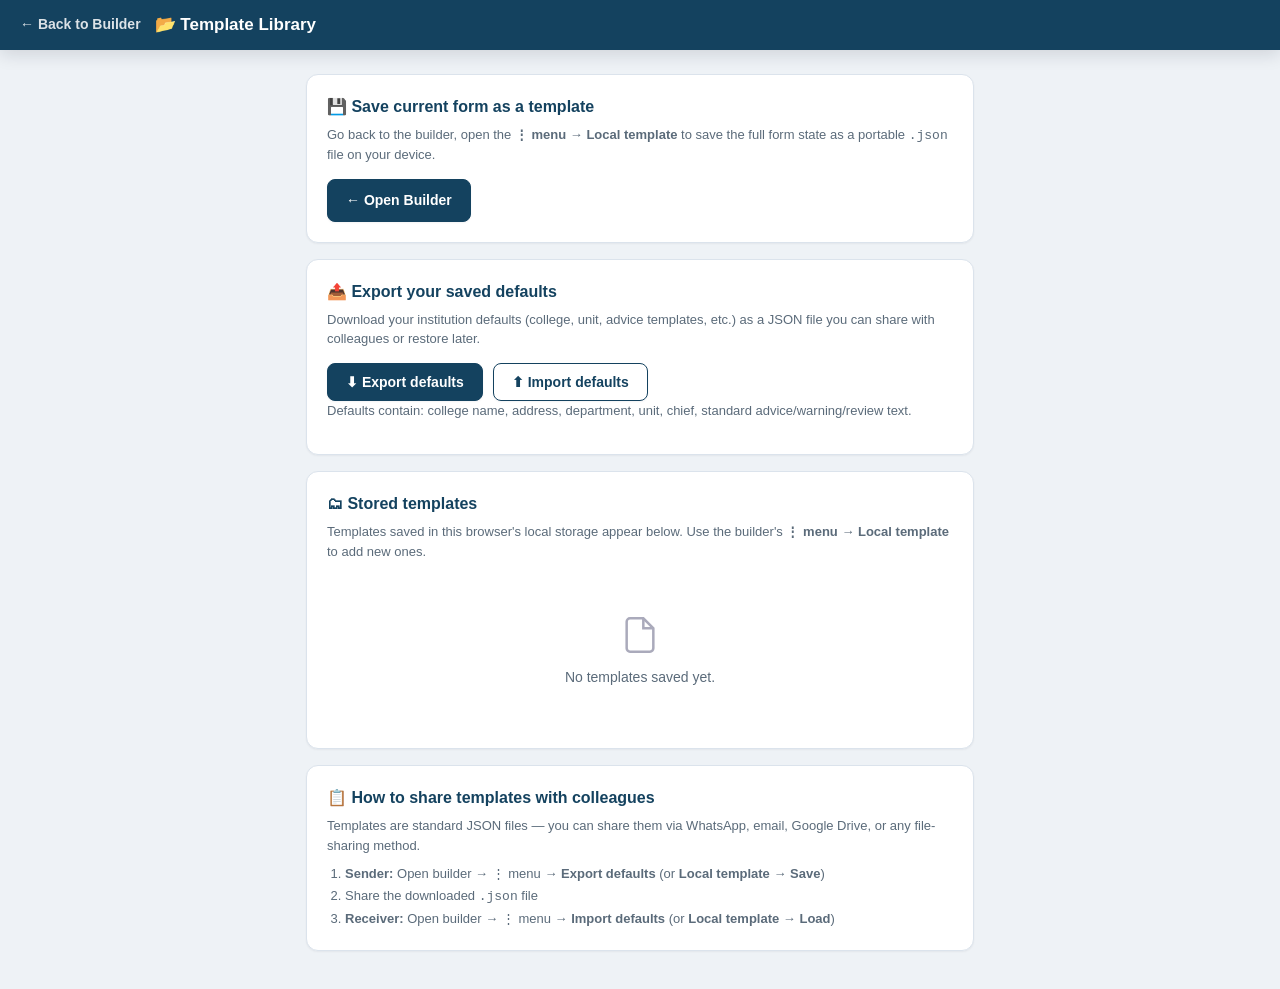
<file: templates/index.html>
<!DOCTYPE html>
<html lang="en">
<head>
<meta charset="UTF-8">
<meta name="viewport" content="width=device-width, initial-scale=1.0">
<meta name="theme-color" content="#14425f">
<link rel="icon" href="../assets/icon-192.png">
<title>Template Library — Discharge Summary</title>
<style>
  :root{
    --ink:#1b2733;--muted:#5b6b7a;--primary:#14425f;--primary-bg:#14425f;--primary-soft:#e6eef4;
    --line:#dbe3ec;--chip:#d9e8f2;--chip-ink:#123a54;--danger:#b0413a;
    --bg:#eef2f6;--paper:#ffffff;
    --shadow-xs:0 1px 2px rgba(15,23,42,.05);
    --shadow-sm:0 2px 6px -1px rgba(15,23,42,.07),0 1px 3px -1px rgba(15,23,42,.04);
  }
  *{box-sizing:border-box}
  body{margin:0;font-family:-apple-system,BlinkMacSystemFont,"Segoe UI",Roboto,Helvetica,Arial,sans-serif;
    background:var(--bg);color:var(--ink);line-height:1.5;-webkit-font-smoothing:antialiased}
  .topbar{
    background:var(--primary-bg,var(--primary));color:#fff;padding:12px 20px;
    display:flex;align-items:center;gap:14px;
    box-shadow:0 4px 18px rgba(15,23,42,.14);
  }
  .topbar a{color:#fff;text-decoration:none;opacity:.85;font-size:14px;font-weight:600}
  .topbar a:hover{opacity:1}
  .topbar h1{margin:0;font-size:17px;font-weight:700;flex:1}
  .wrap{max-width:700px;margin:0 auto;padding:24px 16px}
  .card{background:#fff;border:1px solid var(--line);border-radius:12px;padding:20px;margin-bottom:16px;box-shadow:var(--shadow-xs);transition:box-shadow .2s ease}
  .card:hover{box-shadow:var(--shadow-sm)}
  .card h2{margin:0 0 6px;font-size:16px;color:var(--primary)}
  .card p{margin:0 0 14px;font-size:13px;color:var(--muted)}
  .btn{
    display:inline-flex;align-items:center;gap:8px;
    border:1px solid var(--primary);background:var(--primary-bg,var(--primary));color:#fff;
    padding:10px 18px;border-radius:8px;font-size:14px;font-weight:600;
    cursor:pointer;text-decoration:none;font-family:inherit;
    box-shadow:var(--shadow-xs);transition:transform .15s ease,box-shadow .15s ease;
  }
  .btn:hover{transform:translateY(-1px);box-shadow:var(--shadow-sm)}
  .btn.out{background:#fff;color:var(--primary)}
  .btn.out:hover{background:var(--primary-soft)}
  .btn.danger{background:#fff;color:var(--danger);border-color:var(--danger)}
  .row{display:flex;gap:10px;flex-wrap:wrap}
  #templateList{list-style:none;margin:12px 0 0;padding:0}
  #templateList li{
    display:flex;align-items:center;gap:10px;padding:12px 14px;
    border:1px solid var(--line);border-radius:8px;margin-bottom:8px;
    background:#fafcfe;font-size:14px;
  }
  #templateList li span{flex:1;font-weight:600}
  #templateList li small{color:var(--muted);font-size:12px}
  .empty-state{text-align:center;padding:40px 20px;color:var(--muted);font-size:14px}
  .empty-state svg{display:block;margin:0 auto 12px}
  .hint{font-size:12px;color:var(--muted);margin-top:8px}
  .badge{
    background:var(--chip);color:var(--chip-ink);
    padding:2px 8px;border-radius:10px;font-size:11px;font-weight:700;
  }
</style>
</head>
<body>
<div class="topbar">
  <a href="../index.html">← Back to Builder</a>
  <h1>📂 Template Library</h1>
</div>

<div class="wrap">

  <div class="card">
    <h2>💾 Save current form as a template</h2>
    <p>Go back to the builder, open the <b>⋮ menu → Local template</b> to save the full form state as a portable <code>.json</code> file on your device.</p>
    <a class="btn" href="../index.html">← Open Builder</a>
  </div>

  <div class="card">
    <h2>📤 Export your saved defaults</h2>
    <p>Download your institution defaults (college, unit, advice templates, etc.) as a JSON file you can share with colleagues or restore later.</p>
    <div class="row">
      <button class="btn" onclick="exportDefaults()">⬇ Export defaults</button>
      <button class="btn out" onclick="importDefaults()">⬆ Import defaults</button>
    </div>
    <p class="hint">Defaults contain: college name, address, department, unit, chief, standard advice/warning/review text.</p>
  </div>

  <div class="card">
    <h2>🗂 Stored templates</h2>
    <p>Templates saved in this browser's local storage appear below. Use the builder's <b>⋮ menu → Local template</b> to add new ones.</p>
    <div id="templateListContainer">
      <div class="empty-state">
        <svg width="40" height="40" viewBox="0 0 24 24" fill="none" stroke="#aab" stroke-width="1.5"><path d="M14 2H6a2 2 0 0 0-2 2v16a2 2 0 0 0 2 2h12a2 2 0 0 0 2-2V8z"/><polyline points="14 2 14 8 20 8"/></svg>
        No templates saved yet. Save one from the builder using ⋮ → Local template.
      </div>
    </div>
  </div>

  <div class="card">
    <h2>📋 How to share templates with colleagues</h2>
    <p style="margin-bottom:8px">Templates are standard JSON files — you can share them via WhatsApp, email, Google Drive, or any file-sharing method.</p>
    <ol style="margin:0;padding-left:18px;font-size:13px;color:var(--muted);line-height:1.7">
      <li><b>Sender:</b> Open builder → ⋮ menu → <b>Export defaults</b> (or <b>Local template → Save</b>)</li>
      <li>Share the downloaded <code>.json</code> file</li>
      <li><b>Receiver:</b> Open builder → ⋮ menu → <b>Import defaults</b> (or <b>Local template → Load</b>)</li>
    </ol>
  </div>

</div>

<script>
/* ---------- helpers ---------- */
function safeParse(s){try{return JSON.parse(s);}catch(e){return null;}}
try{
  const cfg=safeParse(localStorage.getItem("ds-v2:theme-config"))||safeParse(localStorage.getItem("ds:theme-config"));
  if(cfg&&cfg.color){
    document.documentElement.style.setProperty("--primary",cfg.color);
    document.documentElement.style.setProperty("--primary-bg",cfg.mode==="gradient"&&cfg.color2?`linear-gradient(135deg,${cfg.color} 0%,${cfg.color2} 100%)`:cfg.color);
  }
}catch(e){}
const store={
  async get(k){try{return localStorage.getItem(k);}catch(e){return null;}},
  async set(k,v){try{localStorage.setItem(k,v);}catch(e){}},
  async remove(k){try{localStorage.removeItem(k);}catch(e){}}
};

/* ---------- export defaults ---------- */
async function exportDefaults(){
  const d=safeParse(await store.get("ds:defaults"))||{};
  if(!Object.keys(d).length){alert("No defaults saved yet. Go to the builder and tap 'Save as my defaults' first.");return;}
  const blob=new Blob([JSON.stringify(d,null,2)],{type:"application/json"});
  const a=document.createElement("a");
  a.href=URL.createObjectURL(blob);
  a.download="ds-defaults-"+new Date().toISOString().slice(0,10)+".json";
  a.click();
}

/* ---------- import defaults ---------- */
function importDefaults(){
  const inp=document.createElement("input");
  inp.type="file";inp.accept=".json,application/json";
  inp.onchange=async()=>{
    const f=inp.files[0];if(!f)return;
    const d=safeParse(await f.text());
    if(!d||typeof d!=="object"){alert("Invalid template file.");return;}
    await store.set("ds:defaults",JSON.stringify(d));
    alert("Defaults imported ✓\n\nOpen the builder — they will be applied to the next new patient summary.");
  };
  inp.click();
}

/* ---------- render stored templates (ds:tpl:* keys) ---------- */
async function renderList(){
  const keys=[];
  for(let i=0;i<localStorage.length;i++){
    const k=localStorage.key(i);
    if(k&&k.startsWith("ds:tpl:")) keys.push(k);
  }
  const c=document.getElementById("templateListContainer");
  if(!keys.length){
    c.innerHTML=`<div class="empty-state">
      <svg width="40" height="40" viewBox="0 0 24 24" fill="none" stroke="#aab" stroke-width="1.5"><path d="M14 2H6a2 2 0 0 0-2 2v16a2 2 0 0 0 2 2h12a2 2 0 0 0 2-2V8z"/><polyline points="14 2 14 8 20 8"/></svg>
      No templates saved yet.</div>`;
    return;
  }
  const ul=document.createElement("ul");
  ul.id="templateList";
  for(const k of keys){
    const raw=localStorage.getItem(k);
    const data=safeParse(raw)||{};
    const name=k.replace("ds:tpl:","");
    const patient=data.draft&&data.draft.f&&data.draft.f.name?data.draft.f.name:"—";
    const li=document.createElement("li");
    li.innerHTML=`<span>${name}</span><small>Patient: ${patient}</small>
      <button class="btn out" style="padding:6px 10px;font-size:12px" onclick="loadTpl('${k}')">Load</button>
      <button class="btn danger" style="padding:6px 10px;font-size:12px" onclick="deleteTpl('${k}',this)">Delete</button>`;
    ul.appendChild(li);
  }
  c.innerHTML="";
  c.appendChild(ul);
}

async function loadTpl(k){
  if(!confirm("Load this template in the builder?\n\nThe builder tab will open and the template will be applied."))return;
  const raw=localStorage.getItem(k);
  if(!raw){alert("Template not found.");return;}
  localStorage.setItem("ds:pending-template",raw);
  window.open("../index.html","_blank");
  alert("Template queued. When the builder opens, it will load the template automatically.");
}

async function deleteTpl(k,btn){
  if(!confirm("Delete this template?"))return;
  localStorage.removeItem(k);
  btn.closest("li").remove();
  renderList();
}

renderList();
</script>
</body>
</html>
</file>
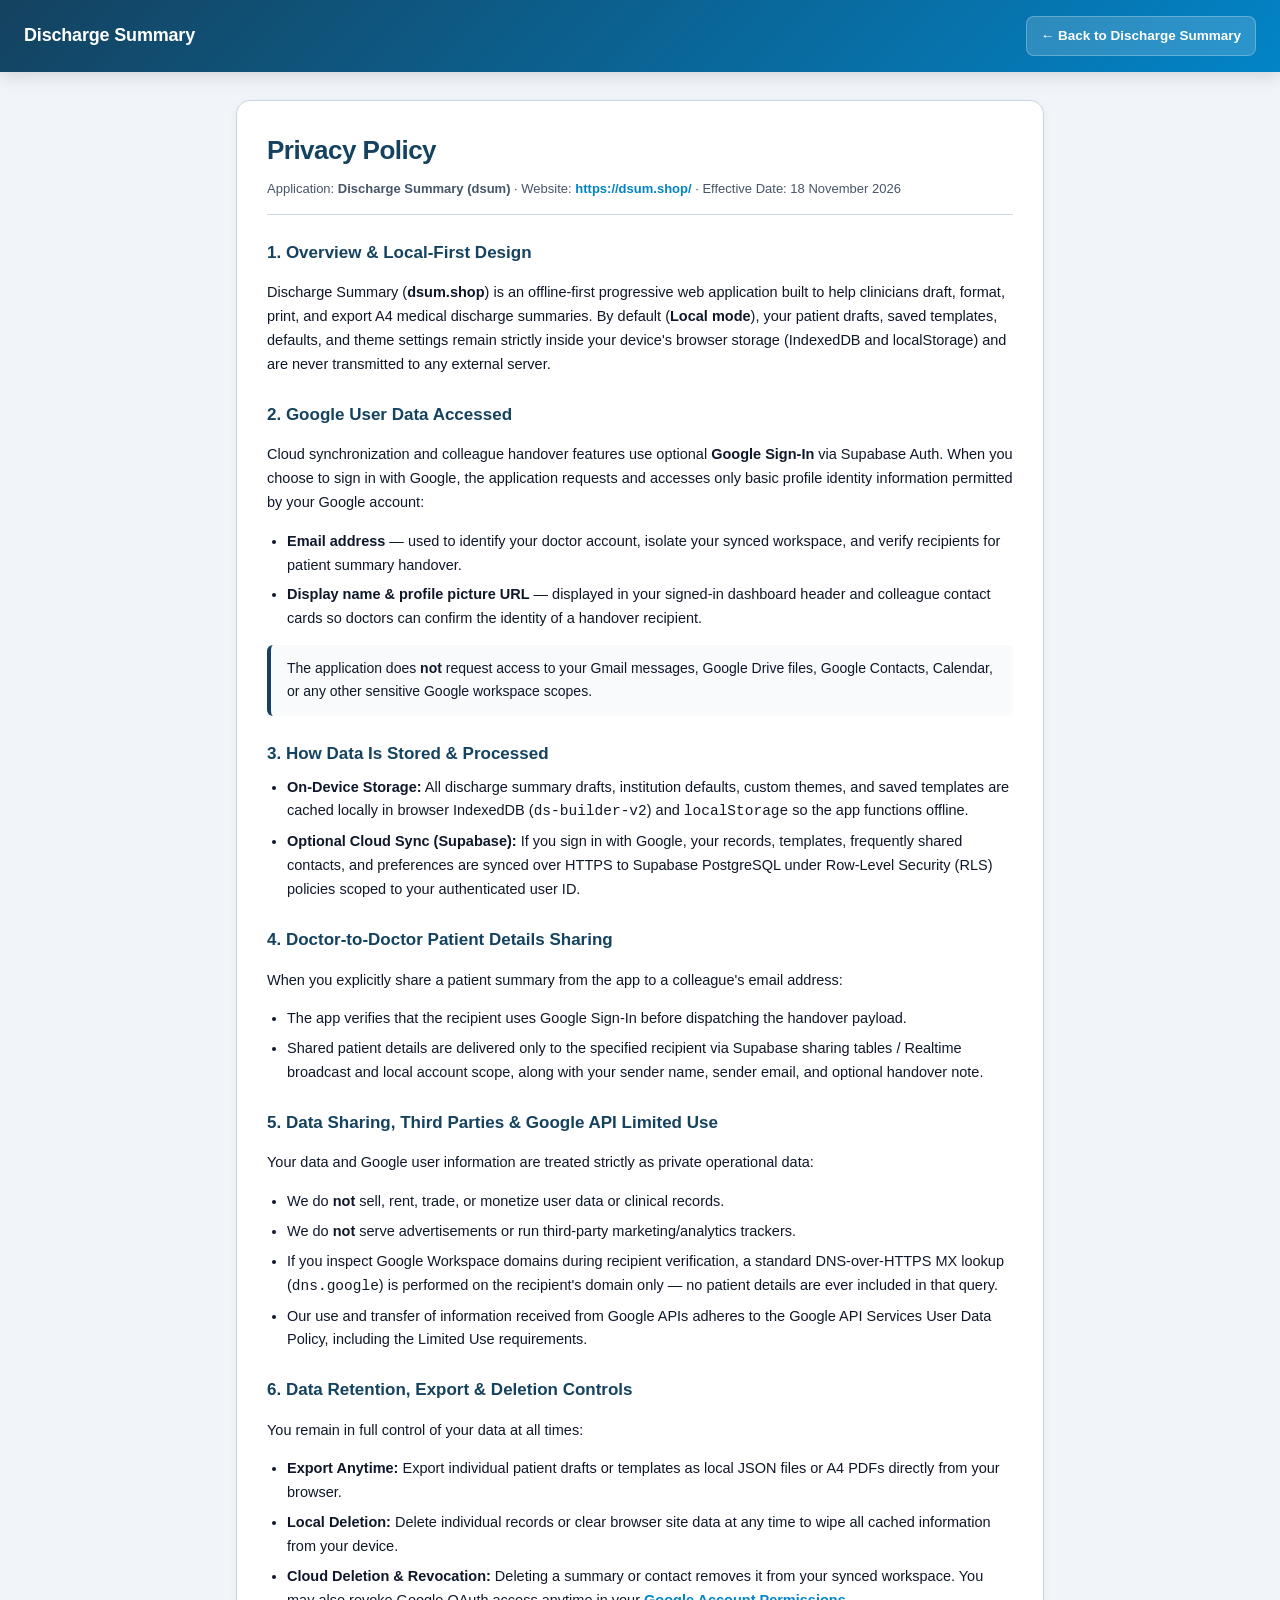
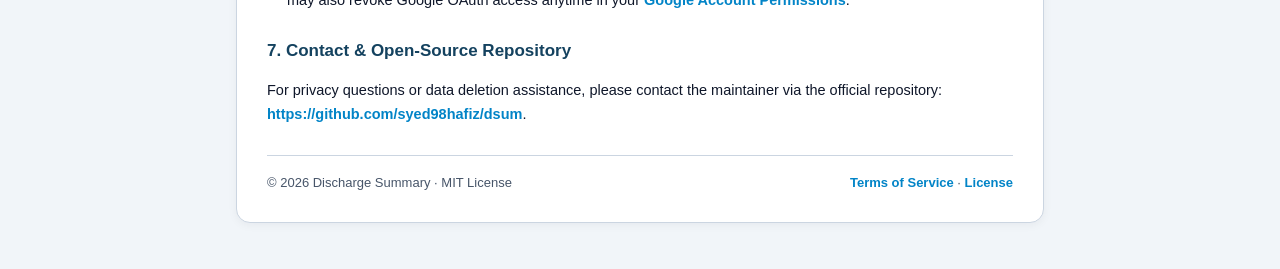
<file: privacy.html>
<!DOCTYPE html>
<html lang="en-GB">
<head>
  <meta charset="UTF-8">
  <meta name="viewport" content="width=device-width, initial-scale=1.0, viewport-fit=cover">
  <meta name="theme-color" content="#14425f">
  <meta name="description" content="Privacy Policy for Discharge Summary (dsum.shop) — offline-first clinical discharge summary workspace with optional Google Sign-In cloud sync and doctor handover.">
  <meta name="robots" content="index, follow">
  <link rel="canonical" href="https://dsum.shop/privacy.html">
  <link rel="icon" href="assets/icon-192.png">
  <title>Privacy Policy — Discharge Summary</title>
  <style>
    :root {
      --primary: #14425f;
      --accent: #0284c7;
      --bg: #f1f5f9;
      --surface: #ffffff;
      --ink: #0f172a;
      --muted: #475569;
      --line: #cbd5e1;
      --soft: #e0f2fe;
    }
    * { box-sizing: border-box; }
    body {
      margin: 0;
      font-family: -apple-system, BlinkMacSystemFont, "Segoe UI", Roboto, Helvetica, Arial, sans-serif;
      background: var(--bg);
      color: var(--ink);
      line-height: 1.65;
      -webkit-font-smoothing: antialiased;
    }
    .topbar {
      background: linear-gradient(135deg, var(--primary) 0%, var(--accent) 100%);
      color: #fff;
      padding: 16px 24px;
      display: flex;
      align-items: center;
      justify-content: space-between;
      gap: 12px;
      flex-wrap: wrap;
      box-shadow: 0 4px 16px rgba(15, 23, 42, 0.14);
    }
    .brand {
      font-size: 18px;
      font-weight: 800;
      letter-spacing: -0.01em;
    }
    .back-btn {
      display: inline-flex;
      align-items: center;
      gap: 6px;
      padding: 8px 14px;
      border-radius: 8px;
      background: rgba(255, 255, 255, 0.16);
      color: #fff;
      text-decoration: none;
      font-size: 13.5px;
      font-weight: 700;
      border: 1px solid rgba(255, 255, 255, 0.25);
    }
    .back-btn:hover { background: rgba(255, 255, 255, 0.26); }
    .container {
      max-width: 840px;
      margin: 28px auto 48px;
      padding: 0 16px;
    }
    .doc-card {
      background: var(--surface);
      border: 1px solid var(--line);
      border-radius: 14px;
      padding: 28px 30px;
      box-shadow: 0 2px 10px rgba(15, 23, 42, 0.05);
    }
    h1 {
      margin: 0 0 6px;
      font-size: 26px;
      color: var(--primary);
      letter-spacing: -0.02em;
    }
    .meta {
      font-size: 13px;
      color: var(--muted);
      margin-bottom: 22px;
      padding-bottom: 14px;
      border-bottom: 1px solid var(--line);
    }
    h2 {
      margin: 24px 0 8px;
      font-size: 17px;
      color: var(--primary);
    }
    p, li {
      font-size: 14.5px;
      color: var(--ink);
    }
    ul {
      margin: 8px 0 12px;
      padding-left: 20px;
    }
    li { margin-bottom: 6px; }
    .highlight-box {
      background: #f8fafc;
      border-left: 4px solid var(--primary);
      border-radius: 6px;
      padding: 12px 16px;
      margin: 14px 0;
      font-size: 14px;
    }
    a { color: var(--accent); text-decoration: none; font-weight: 600; }
    a:hover { text-decoration: underline; }
    .footer-nav {
      margin-top: 28px;
      padding-top: 16px;
      border-top: 1px solid var(--line);
      display: flex;
      justify-content: space-between;
      align-items: center;
      flex-wrap: wrap;
      gap: 10px;
      font-size: 13px;
      color: var(--muted);
    }
    @media (max-width: 600px) {
      .doc-card { padding: 20px 18px; }
      h1 { font-size: 22px; }
    }
  </style>
</head>
<body>
  <header class="topbar">
    <div class="brand">Discharge Summary</div>
    <a href="https://dsum.shop/" class="back-btn">← Back to Discharge Summary</a>
  </header>

  <main class="container">
    <article class="doc-card">
      <h1>Privacy Policy</h1>
      <div class="meta">
        Application: <b>Discharge Summary (dsum)</b> · Website: <a href="https://dsum.shop/">https://dsum.shop/</a> · Effective Date: 18 November 2026
      </div>

      <h2>1. Overview &amp; Local-First Design</h2>
      <p>
        Discharge Summary (<b>dsum.shop</b>) is an offline-first progressive web application built to help clinicians draft, format, print, and export A4 medical discharge summaries. By default (<b>Local mode</b>), your patient drafts, saved templates, defaults, and theme settings remain strictly inside your device's browser storage (IndexedDB and localStorage) and are never transmitted to any external server.
      </p>

      <h2>2. Google User Data Accessed</h2>
      <p>
        Cloud synchronization and colleague handover features use optional <b>Google Sign-In</b> via Supabase Auth. When you choose to sign in with Google, the application requests and accesses only basic profile identity information permitted by your Google account:
      </p>
      <ul>
        <li><b>Email address</b> — used to identify your doctor account, isolate your synced workspace, and verify recipients for patient summary handover.</li>
        <li><b>Display name &amp; profile picture URL</b> — displayed in your signed-in dashboard header and colleague contact cards so doctors can confirm the identity of a handover recipient.</li>
      </ul>
      <div class="highlight-box">
        The application does <b>not</b> request access to your Gmail messages, Google Drive files, Google Contacts, Calendar, or any other sensitive Google workspace scopes.
      </div>

      <h2>3. How Data Is Stored &amp; Processed</h2>
      <ul>
        <li><b>On-Device Storage:</b> All discharge summary drafts, institution defaults, custom themes, and saved templates are cached locally in browser IndexedDB (<code>ds-builder-v2</code>) and <code>localStorage</code> so the app functions offline.</li>
        <li><b>Optional Cloud Sync (Supabase):</b> If you sign in with Google, your records, templates, frequently shared contacts, and preferences are synced over HTTPS to Supabase PostgreSQL under Row-Level Security (RLS) policies scoped to your authenticated user ID.</li>
      </ul>

      <h2>4. Doctor-to-Doctor Patient Details Sharing</h2>
      <p>
        When you explicitly share a patient summary from the app to a colleague's email address:
      </p>
      <ul>
        <li>The app verifies that the recipient uses Google Sign-In before dispatching the handover payload.</li>
        <li>Shared patient details are delivered only to the specified recipient via Supabase sharing tables / Realtime broadcast and local account scope, along with your sender name, sender email, and optional handover note.</li>
      </ul>

      <h2>5. Data Sharing, Third Parties &amp; Google API Limited Use</h2>
      <p>
        Your data and Google user information are treated strictly as private operational data:
      </p>
      <ul>
        <li>We do <b>not</b> sell, rent, trade, or monetize user data or clinical records.</li>
        <li>We do <b>not</b> serve advertisements or run third-party marketing/analytics trackers.</li>
        <li>If you inspect Google Workspace domains during recipient verification, a standard DNS-over-HTTPS MX lookup (<code>dns.google</code>) is performed on the recipient's domain only — no patient details are ever included in that query.</li>
        <li>Our use and transfer of information received from Google APIs adheres to the Google API Services User Data Policy, including the Limited Use requirements.</li>
      </ul>

      <h2>6. Data Retention, Export &amp; Deletion Controls</h2>
      <p>You remain in full control of your data at all times:</p>
      <ul>
        <li><b>Export Anytime:</b> Export individual patient drafts or templates as local JSON files or A4 PDFs directly from your browser.</li>
        <li><b>Local Deletion:</b> Delete individual records or clear browser site data at any time to wipe all cached information from your device.</li>
        <li><b>Cloud Deletion &amp; Revocation:</b> Deleting a summary or contact removes it from your synced workspace. You may also revoke Google OAuth access anytime in your <a href="https://myaccount.google.com/permissions" target="_blank" rel="noopener noreferrer">Google Account Permissions</a>.</li>
      </ul>

      <h2>7. Contact &amp; Open-Source Repository</h2>
      <p>
        For privacy questions or data deletion assistance, please contact the maintainer via the official repository:
        <a href="https://github.com/syed98hafiz/dsum" target="_blank" rel="noopener noreferrer">https://github.com/syed98hafiz/dsum</a>.
      </p>

      <div class="footer-nav">
        <span>© 2026 Discharge Summary · MIT License</span>
        <span>
          <a href="terms.html">Terms of Service</a> ·
          <a href="https://github.com/syed98hafiz/dsum/blob/main/LICENSE" target="_blank" rel="noopener noreferrer">License</a>
        </span>
      </div>
    </article>
  </main>
</body>
</html>
</file>
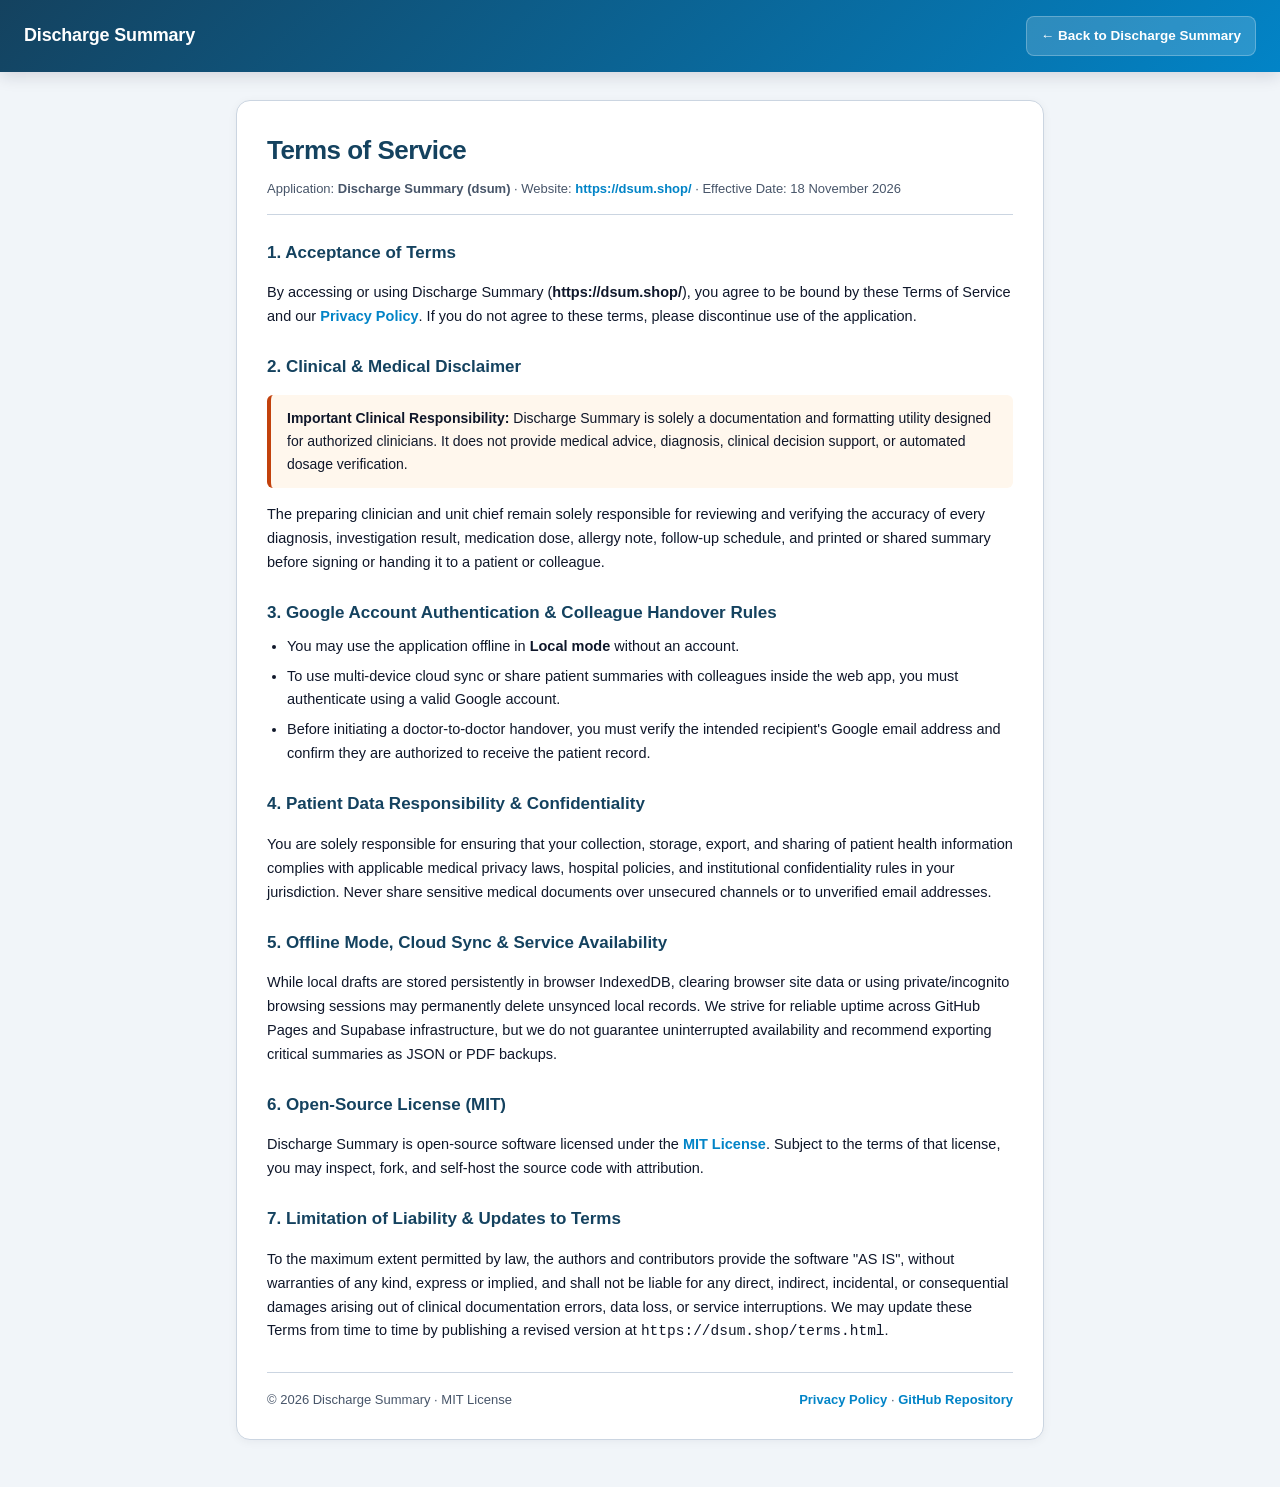
<file: terms.html>
<!DOCTYPE html>
<html lang="en-GB">
<head>
  <meta charset="UTF-8">
  <meta name="viewport" content="width=device-width, initial-scale=1.0, viewport-fit=cover">
  <meta name="theme-color" content="#14425f">
  <meta name="description" content="Terms of Service for Discharge Summary (dsum.shop) — clinical documentation rules, colleague handover guidelines, and open-source MIT license.">
  <meta name="robots" content="index, follow">
  <link rel="canonical" href="https://dsum.shop/terms.html">
  <link rel="icon" href="assets/icon-192.png">
  <title>Terms of Service — Discharge Summary</title>
  <style>
    :root {
      --primary: #14425f;
      --accent: #0284c7;
      --bg: #f1f5f9;
      --surface: #ffffff;
      --ink: #0f172a;
      --muted: #475569;
      --line: #cbd5e1;
    }
    * { box-sizing: border-box; }
    body {
      margin: 0;
      font-family: -apple-system, BlinkMacSystemFont, "Segoe UI", Roboto, Helvetica, Arial, sans-serif;
      background: var(--bg);
      color: var(--ink);
      line-height: 1.65;
      -webkit-font-smoothing: antialiased;
    }
    .topbar {
      background: linear-gradient(135deg, var(--primary) 0%, var(--accent) 100%);
      color: #fff;
      padding: 16px 24px;
      display: flex;
      align-items: center;
      justify-content: space-between;
      gap: 12px;
      flex-wrap: wrap;
      box-shadow: 0 4px 16px rgba(15, 23, 42, 0.14);
    }
    .brand {
      font-size: 18px;
      font-weight: 800;
      letter-spacing: -0.01em;
    }
    .back-btn {
      display: inline-flex;
      align-items: center;
      gap: 6px;
      padding: 8px 14px;
      border-radius: 8px;
      background: rgba(255, 255, 255, 0.16);
      color: #fff;
      text-decoration: none;
      font-size: 13.5px;
      font-weight: 700;
      border: 1px solid rgba(255, 255, 255, 0.25);
    }
    .back-btn:hover { background: rgba(255, 255, 255, 0.26); }
    .container {
      max-width: 840px;
      margin: 28px auto 48px;
      padding: 0 16px;
    }
    .doc-card {
      background: var(--surface);
      border: 1px solid var(--line);
      border-radius: 14px;
      padding: 28px 30px;
      box-shadow: 0 2px 10px rgba(15, 23, 42, 0.05);
    }
    h1 {
      margin: 0 0 6px;
      font-size: 26px;
      color: var(--primary);
      letter-spacing: -0.02em;
    }
    .meta {
      font-size: 13px;
      color: var(--muted);
      margin-bottom: 22px;
      padding-bottom: 14px;
      border-bottom: 1px solid var(--line);
    }
    h2 {
      margin: 24px 0 8px;
      font-size: 17px;
      color: var(--primary);
    }
    p, li {
      font-size: 14.5px;
      color: var(--ink);
    }
    ul {
      margin: 8px 0 12px;
      padding-left: 20px;
    }
    li { margin-bottom: 6px; }
    .warn-box {
      background: #fff7ed;
      border-left: 4px solid #c2410c;
      border-radius: 6px;
      padding: 12px 16px;
      margin: 14px 0;
      font-size: 14px;
    }
    a { color: var(--accent); text-decoration: none; font-weight: 600; }
    a:hover { text-decoration: underline; }
    .footer-nav {
      margin-top: 28px;
      padding-top: 16px;
      border-top: 1px solid var(--line);
      display: flex;
      justify-content: space-between;
      align-items: center;
      flex-wrap: wrap;
      gap: 10px;
      font-size: 13px;
      color: var(--muted);
    }
    @media (max-width: 600px) {
      .doc-card { padding: 20px 18px; }
      h1 { font-size: 22px; }
    }
  </style>
</head>
<body>
  <header class="topbar">
    <div class="brand">Discharge Summary</div>
    <a href="https://dsum.shop/" class="back-btn">← Back to Discharge Summary</a>
  </header>

  <main class="container">
    <article class="doc-card">
      <h1>Terms of Service</h1>
      <div class="meta">
        Application: <b>Discharge Summary (dsum)</b> · Website: <a href="https://dsum.shop/">https://dsum.shop/</a> · Effective Date: 18 November 2026
      </div>

      <h2>1. Acceptance of Terms</h2>
      <p>
        By accessing or using Discharge Summary (<b>https://dsum.shop/</b>), you agree to be bound by these Terms of Service and our <a href="privacy.html">Privacy Policy</a>. If you do not agree to these terms, please discontinue use of the application.
      </p>

      <h2>2. Clinical &amp; Medical Disclaimer</h2>
      <div class="warn-box">
        <b>Important Clinical Responsibility:</b> Discharge Summary is solely a documentation and formatting utility designed for authorized clinicians. It does not provide medical advice, diagnosis, clinical decision support, or automated dosage verification.
      </div>
      <p>
        The preparing clinician and unit chief remain solely responsible for reviewing and verifying the accuracy of every diagnosis, investigation result, medication dose, allergy note, follow-up schedule, and printed or shared summary before signing or handing it to a patient or colleague.
      </p>

      <h2>3. Google Account Authentication &amp; Colleague Handover Rules</h2>
      <ul>
        <li>You may use the application offline in <b>Local mode</b> without an account.</li>
        <li>To use multi-device cloud sync or share patient summaries with colleagues inside the web app, you must authenticate using a valid Google account.</li>
        <li>Before initiating a doctor-to-doctor handover, you must verify the intended recipient's Google email address and confirm they are authorized to receive the patient record.</li>
      </ul>

      <h2>4. Patient Data Responsibility &amp; Confidentiality</h2>
      <p>
        You are solely responsible for ensuring that your collection, storage, export, and sharing of patient health information complies with applicable medical privacy laws, hospital policies, and institutional confidentiality rules in your jurisdiction. Never share sensitive medical documents over unsecured channels or to unverified email addresses.
      </p>

      <h2>5. Offline Mode, Cloud Sync &amp; Service Availability</h2>
      <p>
        While local drafts are stored persistently in browser IndexedDB, clearing browser site data or using private/incognito browsing sessions may permanently delete unsynced local records. We strive for reliable uptime across GitHub Pages and Supabase infrastructure, but we do not guarantee uninterrupted availability and recommend exporting critical summaries as JSON or PDF backups.
      </p>

      <h2>6. Open-Source License (MIT)</h2>
      <p>
        Discharge Summary is open-source software licensed under the <a href="https://github.com/syed98hafiz/dsum/blob/main/LICENSE" target="_blank" rel="noopener noreferrer">MIT License</a>. Subject to the terms of that license, you may inspect, fork, and self-host the source code with attribution.
      </p>

      <h2>7. Limitation of Liability &amp; Updates to Terms</h2>
      <p>
        To the maximum extent permitted by law, the authors and contributors provide the software "AS IS", without warranties of any kind, express or implied, and shall not be liable for any direct, indirect, incidental, or consequential damages arising out of clinical documentation errors, data loss, or service interruptions. We may update these Terms from time to time by publishing a revised version at <code>https://dsum.shop/terms.html</code>.
      </p>

      <div class="footer-nav">
        <span>© 2026 Discharge Summary · MIT License</span>
        <span>
          <a href="privacy.html">Privacy Policy</a> ·
          <a href="https://github.com/syed98hafiz/dsum" target="_blank" rel="noopener noreferrer">GitHub Repository</a>
        </span>
      </div>
    </article>
  </main>
</body>
</html>
</file>
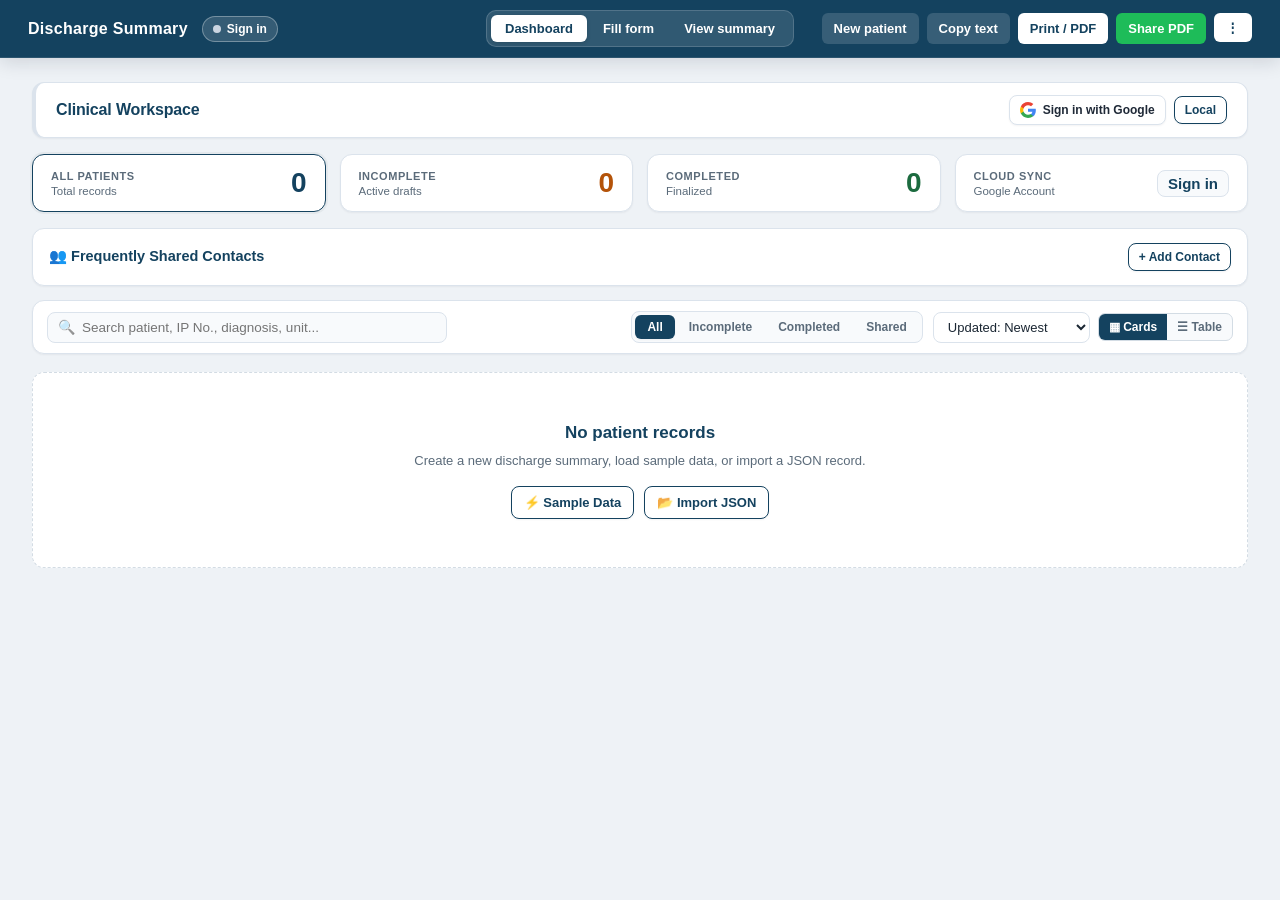
<file: scripts/discharge-summary-builder.html>
<!DOCTYPE html>
<html lang="en">
<head>
<meta charset="UTF-8">
<meta http-equiv="refresh" content="0; url=../index.html">
<title>Redirecting…</title>
<script>window.location.replace("../index.html");</script>
</head>
<body>
<p>Redirecting to <a href="../index.html">Discharge Summary</a>…</p>
</body>
</html>
</file>
<file: css/styles.css>
:root {
      --ink: #1b2733;
      --muted: #5b6b7a;
      --primary: #14425f;
      --primary-accent: #14425f;
      --primary-bg: #14425f;
      --primary-soft: #e6eef4;
      --line: #d3dce4;
      --chip: #d9e8f2;
      --chip-ink: #123a54;
      --danger: #b0413a;
      --paper: #ffffff;
      --bg: #eaeef2;
    }

    :root[data-theme="slate"] {
      --primary: #34495e;
      --primary-soft: #e7ebef;
      --chip: #dce3e9;
      --chip-ink: #2f4354;
    }

    :root[data-theme="forest"] {
      --primary: #286044;
      --primary-soft: #e5f0e9;
      --chip: #d8ebdf;
      --chip-ink: #205338;
    }

    :root[data-theme="rose"] {
      --primary: #70445f;
      --primary-soft: #f0e6ed;
      --chip: #ead9e4;
      --chip-ink: #613b52;
    }

    * {
      box-sizing: border-box
    }

    body {
      margin: 0;
      font-family: -apple-system, BlinkMacSystemFont, "Segoe UI", Roboto, Helvetica, Arial, sans-serif;
      color: var(--ink);
      background: var(--bg);
      line-height: 1.45;
    }

    .topbar {
      position: sticky;
      top: 0;
      z-index: 10;
      background: var(--primary-bg, var(--primary));
      color: #fff;
      display: flex;
      align-items: center;
      justify-content: space-between;
      padding: calc(9px + env(safe-area-inset-top, 0px)) calc(18px + env(safe-area-inset-right, 0px)) 9px calc(18px + env(safe-area-inset-left, 0px));
      gap: 16px;
      box-shadow: 0 2px 6px rgba(0, 0, 0, .15);
    }

    .topbar-left {
      display: flex;
      align-items: center;
      gap: 14px;
      flex: 0 0 auto;
    }

    .brand-title {
      font-size: 16px;
      margin: 0;
      font-weight: 700;
      letter-spacing: .3px;
      white-space: nowrap;
    }

    .btn-autofill {
      border: 1px solid rgba(255, 255, 255, .35);
      background: rgba(255, 255, 255, .14);
      color: #fff;
      padding: 6px 14px;
      border-radius: 6px;
      font-size: 12px;
      font-weight: 700;
      cursor: pointer;
      display: inline-flex;
      align-items: center;
      gap: 5px;
      transition: all .15s ease;
    }

    .btn-autofill:hover {
      background: #ffd166;
      color: #14425f;
      border-color: #ffd166
    }

    .desktop-only {
      display: inline-flex
    }

    @media (max-width:768px) {
      .desktop-only {
        display: none !important
      }

      .btn-autofill {
        display: none !important
      }
    }

    .topbar-right {
      display: flex;
      align-items: center;
      gap: 12px;
      flex: 0 0 auto;
    }

    .tabs {
      display: flex;
      background: rgba(255, 255, 255, .15);
      border-radius: 8px;
      padding: 3px
    }

    .tabs button {
      border: 0;
      background: transparent;
      color: #fff;
      padding: 7px 14px;
      border-radius: 6px;
      font-size: 14px;
      font-weight: 600;
      cursor: pointer;
    }

    .tabs button.active {
      background: #fff;
      color: var(--primary)
    }

    .actions {
      display: flex;
      gap: 8px
    }

    .actions button {
      border: 0;
      background: #fff;
      color: var(--primary);
      padding: 8px 12px;
      border-radius: 6px;
      font-size: 13px;
      font-weight: 600;
      cursor: pointer;
    }

    .actions button.ghost {
      background: rgba(255, 255, 255, .15);
      color: #fff
    }

    .actions button.share-btn {
      background: #1ebc59;
      color: #fff;
    }

    .actions button.share-btn:hover {
      background: #17a34c;
    }

    .btn-text-short {
      display: none;
    }

    .wrap {
      max-width: 820px;
      margin: 0 auto;
      padding: 14px;
      padding-bottom: calc(24px + env(safe-area-inset-bottom, 0px));
      -webkit-overflow-scrolling: touch;
    }

    /* ---------- FORM ---------- */
    .card {
      background: #fff;
      border: 1px solid var(--line);
      border-radius: 10px;
      margin-bottom: 14px;
      overflow: hidden;
    }

    .card>summary {
      list-style: none;
      cursor: pointer;
      padding: 12px 14px;
      font-weight: 700;
      font-size: 14px;
      color: var(--primary);
      background: var(--primary-soft);
      display: flex;
      align-items: center;
      gap: 8px;
    }

    .section-number {
      flex: 0 0 auto;
      min-width: 24px;
    }

    .section-clear {
      margin-left: auto;
      border: 1px solid var(--line);
      background: #fff;
      color: var(--danger);
      padding: 3px 8px;
      border-radius: 5px;
      font-size: 11px;
      font-weight: 700;
      cursor: pointer;
    }

    .section-clear:hover {
      background: #fff4f3;
    }

    .card>summary::-webkit-details-marker {
      display: none
    }

    .card>summary::before {
      content: "▸";
      font-size: 12px;
      transition: transform .15s
    }

    .card[open]>summary::before {
      transform: rotate(90deg)
    }

    .card.not-in-summary {
      opacity: .58;
    }

    .card.not-in-summary>summary {
      background: #e1e5e9;
      color: #66737e;
    }

    .include-toggle {
      display: inline-flex;
      align-items: center;
      gap: 4px;
      margin: 0 0 0 auto;
      color: inherit;
      font-size: 11px;
      font-weight: 600;
      cursor: pointer;
      user-select: none;
    }

    .include-toggle input {
      width: auto;
      margin: 0;
      accent-color: var(--primary);
      cursor: pointer;
    }

    .empty-lines-wrap {
      display: inline-flex;
      align-items: center;
      gap: 2px;
      margin-left: 3px;
      font-size: 11px;
      font-weight: normal;
      color: var(--muted);
      cursor: default;
      user-select: none;
    }

    .empty-lines-input {
      width: 32px;
      height: 20px;
      padding: 0 2px;
      border: 1px solid var(--line);
      border-radius: 4px;
      font-size: 11px;
      font-family: inherit;
      text-align: center;
      background: #fff;
      color: var(--ink);
      box-sizing: border-box;
      -moz-appearance: textfield;
      appearance: textfield;
    }

    .empty-lines-input::-webkit-outer-spin-button,
    .empty-lines-input::-webkit-inner-spin-button {
      -webkit-appearance: none;
      margin: 0;
    }

    .empty-lines-input:focus {
      outline: none;
      border-color: var(--primary);
      box-shadow: 0 0 0 2px var(--primary-soft);
    }

    .lines-unit {
      font-size: 10px;
      color: var(--muted);
      line-height: 1;
    }

    .empty-lines-space {
      width: 100%;
      box-sizing: border-box;
    }

    .empty-lines-wrap + .section-clear,
    .include-toggle + .section-clear {
      margin-left: 6px;
    }

    .card .body {
      padding: 14px
    }

    label {
      display: block;
      font-size: 12px;
      font-weight: 600;
      color: var(--muted);
      margin: 0 0 4px
    }

    input[type=text],
    input[type=date],
    textarea,
    select {
      width: 100%;
      padding: 9px 10px;
      border: 1px solid var(--line);
      border-radius: 7px;
      font-size: 15px;
      font-family: inherit;
      color: var(--ink);
      background: #fff;
    }

    textarea {
      resize: vertical;
      min-height: 70px
    }

    input:focus,
    textarea:focus,
    select:focus {
      outline: 2px solid var(--primary);
      outline-offset: -1px;
      border-color: var(--primary)
    }

    .row {
      display: flex;
      gap: 10px;
      flex-wrap: wrap;
      margin-bottom: 12px
    }

    .row>div {
      flex: 1;
      min-width: 130px
    }

    .field {
      margin-bottom: 12px
    }

    .hint {
      font-size: 11px;
      color: var(--muted);
      margin-top: 4px
    }

    .btn {
      border: 1px solid var(--primary);
      background: var(--primary);
      color: #fff;
      padding: 8px 12px;
      border-radius: 7px;
      font-size: 13px;
      font-weight: 600;
      cursor: pointer;
    }

    .btn.sm {
      padding: 6px 10px;
      font-size: 12px
    }

    .btn.out {
      background: #fff;
      color: var(--primary)
    }

    .btn.danger {
      border-color: var(--danger);
      background: #fff;
      color: var(--danger)
    }

    .chips {
      display: flex;
      flex-wrap: wrap;
      gap: 6px;
      margin-bottom: 10px
    }

    .chip {
      border: 1px solid var(--chip);
      background: var(--chip);
      color: var(--chip-ink);
      padding: 5px 10px;
      border-radius: 20px;
      font-size: 12px;
      cursor: pointer;
      font-weight: 600;
    }

    .chip:active {
      transform: scale(.97)
    }

    .list {
      list-style: none;
      margin: 8px 0 0;
      padding: 0
    }

    .list li {
      display: flex;
      align-items: center;
      gap: 8px;
      padding: 8px 10px;
      border: 1px solid var(--line);
      border-radius: 7px;
      margin-bottom: 6px;
      font-size: 14px;
      background: #fafcfe;
    }

    .list li span {
      flex: 1
    }

    .list li button {
      border: 0;
      background: transparent;
      color: var(--danger);
      font-size: 18px;
      line-height: 1;
      cursor: pointer;
      padding: 0 4px;
    }

    .addrow {
      display: flex;
      gap: 8px;
      flex-wrap: wrap;
      align-items: flex-end
    }

    .addrow>div {
      flex: 1;
      min-width: 90px
    }

    /* investigations editor */
    .invtable {
      width: 100%;
      border-collapse: collapse;
      font-size: 13px;
      margin-top: 6px
    }

    .invtable th,
    .invtable td {
      border: 1px solid var(--line);
      padding: 4px;
      text-align: center
    }

    .invtable th {
      background: var(--primary-soft);
      color: var(--primary);
      font-weight: 700
    }

    .invtable input {
      padding: 6px;
      font-size: 13px;
      text-align: center;
      border-radius: 5px
    }

    .invtable .pname input {
      text-align: left;
      font-weight: 600
    }

    .invtable .xbtn {
      border: 0;
      background: transparent;
      color: var(--danger);
      cursor: pointer;
      font-size: 16px
    }

    .inv-controls {
      display: flex;
      gap: 8px;
      flex-wrap: wrap;
      margin-bottom: 8px
    }

    /* ---------- PREVIEW & A4 FORMAT ---------- */
    #summaryTab {
      display: none;
      background: #dfe5ec;
      padding: 20px 10px 40px;
      height: calc(100vh - 60px);
      overflow-y: auto;
    }

    #summaryTab .wrap {
      max-width: none;
      padding: 0;
      margin: 0 auto;
      display: flex;
      flex-direction: column;
      align-items: center;
    }

    .paper {
      width: 210mm;
      max-width: none;
      margin: 0 auto;
      color: #111;
      transform-origin: top center;
    }

    .paper-page {
      background: #ffffff;
      width: 210mm;
      max-width: none;
      min-height: 297mm;
      box-sizing: border-box;
      padding: 7mm 7mm 8mm;
      margin: 0 auto 20px;
      box-shadow: 0 0 0 1px rgba(0, 0, 0, 0.08), 0 8px 24px rgba(0, 0, 0, 0.12), 0 2px 6px rgba(0, 0, 0, 0.06);
      border-radius: 2px;
      font-size: 14px;
      position: relative;
    }

    .pdf-export-paper {
      position: static !important;
      display: block !important;
      width: 210mm !important;
      max-width: none !important;
      padding: 0 !important;
      margin: 0 !important;
      box-shadow: none !important;
      border: 0 !important;
      background: #ffffff !important;
      zoom: 1 !important;
      transform: none !important;
      opacity: 1 !important;
    }

    .pdf-export-paper .paper-page {
      box-sizing: border-box !important;
      width: 210mm !important;
      height: 297mm !important;
      min-height: 297mm !important;
      max-height: 297mm !important;
      margin: 0 !important;
      padding: 7mm 7mm 8mm !important;
      box-shadow: none !important;
      border: 0 !important;
      border-radius: 0 !important;
      overflow: hidden !important;
      position: relative !important;
      page-break-after: auto !important;
      break-after: auto !important;
    }

    .pdf-export-paper .paper-page:last-child {
      page-break-after: auto !important;
      break-after: auto !important;
    }

    /* 1.7x enlarged emblem & header */
    .doc-head {
      position: relative;
      text-align: center;
      border-bottom: 2px solid #111;
      padding: 0 8px 10px;
      margin-bottom: 10px;
      min-height: 108px;
    }

    .logo-box {
      position: absolute;
      left: 0;
      top: 0;
      width: 105px;
      height: 105px;
      border: none;
      object-fit: contain;
      background: transparent;
    }

    .logo-box.empty {
      display: flex;
      align-items: center;
      justify-content: center;
      font-size: 9px;
      color: #b0b0b0;
      letter-spacing: 1px;
      border: 1px solid #ccc
    }

    .head-text {
      padding: 0 115px
    }

    .doc-head .college {
      font-size: 20px;
      font-weight: 800;
      letter-spacing: .5px;
      text-transform: uppercase;
      line-height: 1.2
    }

    .doc-head .addr {
      font-size: 14px;
      margin-top: 2px;
      text-transform: uppercase;
      letter-spacing: .3px
    }

    .doc-head .dept {
      font-size: 15px;
      font-weight: 700;
      margin-top: 4px;
      text-transform: uppercase
    }

    .doc-head .kind {
      display: inline-block;
      margin-top: 6px;
      font-size: 15px;
      font-weight: 700;
      border: 1.5px solid #111;
      padding: 2px 14px;
      border-radius: 3px;
      text-transform: uppercase;
    }

    .pt-grid {
      display: grid;
      grid-template-columns: 1.1fr 1fr 1fr;
      gap: 5px 16px;
      margin: 12px 0 6px;
      font-size: 14px;
      break-inside: avoid;
      page-break-inside: avoid;
    }

    .pt-grid div {
      padding: 2.5px 0;
      border-bottom: 1px dotted #bbb;
      min-height: 24px
    }

    .pt-grid b {
      display: inline-block;
      min-width: 68px;
      font-weight: 700
    }

    /* Optimized space-occupying section styles */
    .sec {
      margin-top: 11px;
      page-break-inside: auto;
      break-inside: auto;
    }

    .sec h3 {
      font-size: 14px;
      font-weight: 800;
      text-transform: uppercase;
      margin: 0 0 4px;
      border-bottom: 1.5px solid #111;
      padding-bottom: 1px;
      letter-spacing: .5px;
      display: block;
      page-break-after: avoid;
      break-after: avoid;
    }

    .sec h3 + .content,
    .sec h3 + ul,
    .sec h3 + .inv-table-wrap {
      page-break-before: avoid;
      break-before: avoid;
    }

    .sec .content {
      font-size: 14px;
      line-height: 1.4;
      white-space: pre-wrap
    }

    .sec ul {
      margin: 3px 0 0;
      padding-left: 18px;
      page-break-inside: auto;
      break-inside: auto
    }

    .sec ul li {
      margin-bottom: 1.5px;
      line-height: 1.35;
      page-break-inside: avoid;
      break-inside: avoid
    }

    .empty {
      color: #999;
      font-style: italic
    }

    /* Two-column layout for side-by-side sections (Past History + Rx History) */
    .two-col {
      display: flex;
      gap: 16px;
      margin-top: 11px;
      page-break-inside: auto;
      break-inside: auto
    }

    .two-col .col-half {
      flex: 1;
      min-width: 0
    }

    .two-col .col-half .sec {
      margin-top: 0
    }

    .content-columns {
      columns: 2;
      column-gap: 18px;
      margin-top: 3px;
    }

    .content-columns li {
      min-width: 0;
      break-inside: avoid;
      page-break-inside: avoid;
    }

    /* Investigation table that breaks & flows naturally across pages */
    .inv-table-wrap {
      overflow-x: auto;
      page-break-inside: auto;
      break-inside: auto
    }

    .prev-table {
      width: 100%;
      border-collapse: collapse;
      font-size: 13px;
      margin-top: 3px;
      page-break-inside: auto;
      break-inside: auto;
    }

    .prev-table th,
    .prev-table td {
      border: 1px solid #333;
      padding: 3.5px 6px;
      text-align: center
    }

    .prev-table th {
      background: #f0f0f0;
      font-weight: 700
    }

    .prev-table td.pn {
      text-align: left;
      font-weight: 600
    }

    .prev-table thead {
      display: table-header-group
    }

    .prev-table tr {
      page-break-inside: avoid;
      break-inside: avoid
    }

    /* Sub-blocks in discharge advice that stay intact individually while letting the section break across pages */
    .adv-items-group {
      page-break-inside: auto;
      break-inside: auto
    }

    .adv-item {
      page-break-inside: avoid;
      break-inside: avoid;
      line-height: 1.4
    }

    .med-list {
      margin: 3px 0 0;
      padding-left: 18px;
      page-break-inside: auto;
      break-inside: auto
    }

    .med-list li {
      margin-bottom: 2px;
      page-break-inside: avoid;
      break-inside: avoid
    }

    .sign-row {
      display: flex;
      justify-content: space-between;
      margin-top: 36px;
      font-size: 14px;
      page-break-inside: avoid;
      break-inside: avoid;
    }

    .sign-row div {
      text-align: center;
      border-top: 1px solid #111;
      padding-top: 5px;
      min-width: 210px;
      min-height: 50px;
    }

    .paper-page.signature-footer-page {
      position: relative;
    }

    .sign-row.signature-footer {
      position: absolute;
      left: 7mm;
      right: 7mm;
      bottom: 7mm;
      margin-top: 0;
      z-index: 1;
    }

    .signature-pin {
      display: inline-flex;
      align-items: center;
      gap: 4px;
      margin: 0 0 0 auto;
      color: inherit;
      font-size: 11px;
      font-weight: 600;
      cursor: pointer;
      white-space: nowrap;
      user-select: none;
    }

    .signature-pin input {
      width: auto;
      margin: 0;
      accent-color: var(--primary);
      cursor: pointer;
    }

    .signature-pin + .include-toggle {
      margin-left: 0;
    }

    /* Visual A4 page break indicator line on screen */
    .a4-page-guide {
      position: absolute;
      left: -7mm;
      right: -7mm;
      width: calc(100% + 14mm);
      height: 32px;
      background: #dfe5ec;
      border-top: 1px solid #c7d2dc;
      border-bottom: 1px solid #c7d2dc;
      box-shadow: inset 0 2px 4px rgba(0, 0, 0, 0.06);
      display: flex;
      align-items: center;
      justify-content: center;
      pointer-events: none;
      z-index: 10;
    }

    .a4-page-guide-badge {
      background: #14425f;
      color: #fff;
      font-size: 11px;
      font-weight: 700;
      padding: 3px 14px;
      border-radius: 12px;
      letter-spacing: .6px;
      box-shadow: 0 2px 6px rgba(0, 0, 0, 0.18);
      text-transform: uppercase;
    }

    @media (max-width: 768px) {
      input[type=text],
      input[type=date],
      input[type=email],
      input[type=password],
      input[type=url],
      input[type=search],
      textarea,
      select {
        font-size: 16px !important;
      }
    }

    @media (max-width:620px) {
      .topbar {
        padding: calc(8px + env(safe-area-inset-top, 0px)) calc(10px + env(safe-area-inset-right, 0px)) 8px calc(10px + env(safe-area-inset-left, 0px));
        gap: 8px;
        flex-wrap: wrap
      }

      .topbar-left {
        width: 100%;
        justify-content: space-between
      }

      .brand-title {
        font-size: 15px
      }

      .desktop-only,
      .btn-autofill {
        display: none !important
      }

      .topbar-right {
        width: 100%;
        display: flex;
        flex-direction: column;
        gap: 6px
      }

      .tabs {
        width: 100%;
        display: flex
      }

      .tabs button {
        flex: 1;
        text-align: center;
        padding: 7px 10px;
        font-size: 13.5px
      }

      .actions {
        width: 100%;
        display: flex;
        justify-content: space-between;
        gap: 4px;
      }

      .actions button {
        flex: 1;
        padding: 7px 3px;
        font-size: 11.5px;
        text-align: center;
        white-space: nowrap;
      }

      .actions .menu-wrap {
        flex: 0 0 auto;
      }

      .btn-text-full {
        display: none;
      }

      .btn-text-short {
        display: inline;
      }

      .wrap {
        padding: 8px;
        padding-bottom: calc(24px + env(safe-area-inset-bottom, 0px));
      }

      .card {
        margin-bottom: 10px;
        border-radius: 8px
      }

      .card>summary {
        padding: 10px 10px;
        font-size: 13px;
        gap: 6px;
      }

      .include-toggle {
        font-size: 10px;
      }

      .empty-lines-wrap {
        margin-left: 2px;
        gap: 1px;
      }

      .empty-lines-input {
        width: 26px;
        height: 19px;
        font-size: 10px;
        padding: 0 1px;
      }

      .lines-unit {
        display: none;
      }

      .signature-pin span {
        font-size: 10px;
      }

      .card .body {
        padding: 10px
      }

      .paper {
        width: 210mm;
        max-width: none;
        zoom: var(--paper-scale, 1);
      }

      .paper-page {
        width: 210mm;
        max-width: none;
        min-height: 297mm;
        padding: 6.825mm 7mm 8mm;
        margin: 0 auto 10px;
        font-size: 14px;
        border-radius: 4px;
        box-shadow: 0 2px 8px rgba(0, 0, 0, 0.12);
      }

      .doc-head {
        display: block;
        text-align: center;
        padding: 0 8px 10px;
        margin-bottom: 10px;
        min-height: 108px;
      }

      .logo-box {
        position: absolute;
        width: 105px;
        height: 105px;
        border: none
      }

      .head-text {
        padding: 0 115px;
        text-align: center
      }

      .doc-head .college {
        font-size: 20px;
        line-height: 1.2
      }

      .doc-head .addr {
        font-size: 14px
      }

      .doc-head .dept {
        font-size: 15px;
        margin-top: 4px
      }

      .doc-head .kind {
        font-size: 15px;
        padding: 2px 14px;
        margin-top: 6px
      }

      .pt-grid {
        grid-template-columns: 1.1fr 1fr 1fr;
        gap: 5px 16px;
        font-size: 14px;
        margin: 12px 0 6px
      }

      .pt-grid div {
        min-height: 24px;
        padding: 2.5px 0
      }

      .pt-grid b {
        min-width: 68px
      }

      .vitals-grid {
        grid-template-columns: repeat(2, 1fr);
        gap: 8px
      }

      .addrow>div {
        min-width: calc(50% - 6px);
        flex: 1
      }

      .addrow>div[style*="flex:2"] {
        min-width: 100%
      }

      .addrow>div[style*="flex:0"] {
        min-width: 100%;
        margin-top: 4px
      }

      .addrow>div[style*="flex:0"] button {
        width: 100%;
        padding: 8px;
        font-size: 13px
      }

      .chip {
        padding: 6px 11px;
        font-size: 12px
      }

      .sign-row {
        margin-top: 36px;
        font-size: 14px;
        gap: 10px
      }

      .sign-row div {
        min-width: 0;
        flex: 1
      }

      /* two-col stacks on mobile paper preview */
      .two-col {
        flex-direction: row;
        gap: 16px
      }

      .content-columns {
        columns: 2;
      }

      /* menu dropdown opens to the left on mobile */
      .menu-dropdown {
        right: 0;
        left: auto;
        min-width: 180px
      }

      /* compact the template button on mobile */
      #btnLocalTemplate {
        padding: 7px 8px;
        font-size: 12px
      }
    }

    /* ---------- new field types ---------- */
    .subhead {
      font-size: 12.5px;
      font-weight: 700;
      color: var(--primary);
      margin: 14px 0 6px;
      text-transform: uppercase;
      letter-spacing: .3px
    }

    .subhead:first-child {
      margin-top: 0
    }

    .yn {
      display: flex;
      gap: 8px;
      margin-bottom: 2px
    }

    .yn button {
      flex: 1;
      border: 1px solid var(--line);
      background: #fff;
      color: var(--muted);
      padding: 8px;
      border-radius: 7px;
      font-size: 13px;
      font-weight: 600;
      cursor: pointer;
    }

    .yn button.sel {
      background: var(--primary);
      color: #fff;
      border-color: var(--primary)
    }

    .vitals-grid {
      display: grid;
      grid-template-columns: repeat(3, 1fr);
      gap: 8px 10px;
      margin-bottom: 12px
    }

    .vitals-grid>div {
      min-width: 0
    }

    .unit-row {
      display: flex;
      gap: 8px;
      align-items: flex-end
    }

    .unit-row>div {
      flex: 1;
      min-width: 70px
    }

    .inline-btn-field {
      display: flex;
      gap: 6px;
      align-items: flex-end
    }

    .inline-btn-field input {
      flex: 1
    }

    .inline-btn-field button {
      flex: 0 0 auto
    }

    .pagebanner {
      display: flex;
      align-items: center;
      gap: 8px;
      padding: 9px 14px;
      border-radius: 8px;
      font-size: 13px;
      font-weight: 600;
      margin-bottom: 14px;
      max-width: 210mm;
      width: 100%;
      box-sizing: border-box;
    }

    .pagebanner.ok {
      background: #e3f4ea;
      color: #1c6b3f
    }

    .pagebanner.warn {
      background: #fdecea;
      color: #a4322a
    }

    .install-btn {
      display: none
    }

    /* ---------- Space-occupying compaction levels ---------- */
    .paper.relaxed .sec {
      margin-top: 14px
    }

    .paper.relaxed .sec h3 {
      font-size: 14.5px;
      margin-bottom: 6px
    }

    .paper.relaxed .content,
    .paper.relaxed li,
    .paper.relaxed .prev-table {
      font-size: 14px;
      line-height: 1.48
    }

    .paper.relaxed .pt-grid {
      margin: 14px 0 8px;
      font-size: 14px;
      gap: 5px 16px
    }

    .paper.relaxed .sign-row {
      margin-top: 48px
    }

    .paper.compact .sec {
      margin-top: 6px;
    }

    .paper.compact .sec h3 {
      font-size: 12.5px;
      margin-bottom: 3px;
    }

    .paper.compact .content,
    .paper.compact li,
    .paper.compact .prev-table,
    .paper.compact .adv-item {
      font-size: 12px;
      line-height: 1.30;
    }

    .paper.compact .prev-table th,
    .paper.compact .prev-table td {
      padding: 2px 4px;
    }

    .paper.compact .doc-head {
      margin-bottom: 6px;
      padding-bottom: 6px;
      min-height: 88px;
    }

    .paper.compact .logo-box {
      width: 85px;
      height: 85px;
    }

    .paper.compact .head-text {
      padding: 0 95px;
    }

    .paper.compact .doc-head .college {
      font-size: 17px;
    }

    .paper.compact .pt-grid {
      margin: 8px 0 4px;
      font-size: 12px;
      gap: 3px 12px;
    }

    .paper.compact .sign-row {
      margin-top: 20px;
    }

    .paper.compact .sign-row div {
      min-height: 44px;
      padding-top: 4px;
    }

    .paper.compact2 .sec {
      margin-top: 4px;
    }

    .paper.compact2 .sec h3 {
      font-size: 11.5px;
      margin-bottom: 2px;
    }

    .paper.compact2 .content,
    .paper.compact2 li,
    .paper.compact2 .prev-table,
    .paper.compact2 .adv-item {
      font-size: 11px;
      line-height: 1.22;
    }

    .paper.compact2 .prev-table th,
    .paper.compact2 .prev-table td {
      padding: 1.5px 3.5px;
    }

    .paper.compact2 .doc-head {
      margin-bottom: 4px;
      padding-bottom: 4px;
      min-height: 72px;
    }

    .paper.compact2 .logo-box {
      width: 70px;
      height: 70px;
    }

    .paper.compact2 .head-text {
      padding: 0 80px;
    }

    .paper.compact2 .doc-head .college {
      font-size: 15px;
    }

    .paper.compact2 .doc-head .addr,
    .paper.compact2 .doc-head .dept {
      font-size: 11.5px;
    }

    .paper.compact2 .pt-grid {
      margin: 6px 0 3px;
      font-size: 11px;
      gap: 2px 10px;
    }

    .paper.compact2 .sign-row {
      margin-top: 14px;
      font-size: 12px;
    }

    .paper.compact2 .sign-row div {
      min-height: 38px;
      padding-top: 3px;
    }

    .paper.compact2 .two-col {
      gap: 10px
    }

    .paper.compact .two-col {
      gap: 10px
    }

    /* ---------- Algorithmic A4 Auto-Fit Variables ---------- */
    .paper.algo-custom .sec {
      margin-top: var(--fit-sec-margin, 10px);
    }

    .paper.algo-custom .sec h3 {
      font-size: calc(13.5px * var(--fit-font-scale, 1));
      margin-bottom: var(--fit-h3-margin, 4px);
    }

    .paper.algo-custom .content,
    .paper.algo-custom li,
    .paper.algo-custom .prev-table,
    .paper.algo-custom .adv-item {
      font-size: calc(13.5px * var(--fit-font-scale, 1));
      line-height: var(--fit-line-height, 1.42);
    }

    .paper.algo-custom .prev-table th,
    .paper.algo-custom .prev-table td {
      padding: var(--fit-cell-pad, 3px 5px);
    }

    .paper.algo-custom .pt-grid {
      margin: calc(10px * var(--fit-font-scale, 1)) 0 calc(6px * var(--fit-font-scale, 1));
      font-size: calc(13.5px * var(--fit-font-scale, 1));
      gap: calc(4px * var(--fit-font-scale, 1)) 14px;
    }

    .paper.algo-custom .doc-head {
      margin-bottom: calc(8px * var(--fit-font-scale, 1));
      padding-bottom: calc(8px * var(--fit-font-scale, 1));
    }

    .paper.algo-custom .doc-head .college {
      font-size: calc(18px * var(--fit-font-scale, 1));
    }

    .paper.algo-custom .doc-head .addr,
    .paper.algo-custom .doc-head .dept {
      font-size: calc(13px * var(--fit-font-scale, 1));
    }

    .paper.algo-custom .sign-row {
      margin-top: var(--fit-sign-margin, 32px);
      font-size: calc(13.5px * var(--fit-font-scale, 1));
    }

    /* ---------- Menu dropdown ---------- */
    .menu-wrap {
      position: relative
    }

    .menu-btn {
      border: 0;
      background: rgba(255, 255, 255, .15);
      color: #fff;
      padding: 8px 12px;
      border-radius: 6px;
      font-size: 18px;
      font-weight: 700;
      cursor: pointer;
      line-height: 1;
      letter-spacing: 1px;
    }

    .menu-btn:hover {
      background: rgba(255, 255, 255, .28)
    }

    .menu-dropdown {
      display: none;
      position: absolute;
      right: 0;
      top: calc(100% + 6px);
      background: #fff;
      border: 1px solid var(--line);
      border-radius: 10px;
      box-shadow: 0 8px 24px rgba(0, 0, 0, .18);
      min-width: 200px;
      z-index: 200;
      overflow: hidden;
    }

    .menu-dropdown.open {
      display: block
    }

    .menu-dropdown button,
    .menu-dropdown a {
      display: flex;
      align-items: center;
      gap: 10px;
      width: 100%;
      padding: 12px 16px;
      border: 0;
      background: transparent;
      color: var(--ink);
      font-size: 14px;
      font-family: inherit;
      font-weight: 600;
      cursor: pointer;
      text-decoration: none;
      text-align: left;
    }

    .menu-dropdown button:hover,
    .menu-dropdown a:hover {
      background: var(--primary-soft);
      color: var(--primary)
    }

    .theme-picker {
      display: flex;
      align-items: center;
      justify-content: space-between;
      gap: 12px;
      padding: 10px 16px;
      color: var(--ink);
      font-size: 14px;
      font-weight: 600;
      cursor: pointer;
    }

    .theme-picker input[type="color"] {
      width: 34px;
      height: 26px;
      padding: 0;
      border: 1px solid var(--line);
      border-radius: 5px;
      background: transparent;
      cursor: pointer;
    }

    .menu-dropdown hr {
      border: 0;
      border-top: 1px solid var(--line);
      margin: 4px 0
    }

    .menu-dropdown .menu-label {
      padding: 6px 16px 2px;
      font-size: 11px;
      color: var(--muted);
      font-weight: 700;
      letter-spacing: .5px;
      text-transform: uppercase;
    }

    .beta-tag {
      display: inline-block;
      margin-left: 5px;
      padding: 1px 5px;
      border: 1px solid #d6a51d;
      border-radius: 4px;
      color: #8a6500;
      background: #fff7d6;
      font-size: 9px;
      font-weight: 800;
      letter-spacing: .4px;
      line-height: 1.2;
      vertical-align: middle;
    }

    /* ---------- PRINT ---------- */
    @media print {

      .topbar,
      #dashboardTab,
      #formTab,
      .active-patient-bar,
      .modal-backdrop,
      .no-print,
      .a4-page-guide,
      .pagebanner {
        display: none !important
      }

      .editor-workspace,
      .editor-workspace.split-active {
        display: block !important;
        height: auto !important;
        overflow: visible !important;
      }

      #summaryTab {
        display: block !important;
        height: auto !important;
        min-height: 0 !important;
        overflow: visible !important;
        padding: 0 !important;
        background: #fff !important
      }

      html,
      body {
        overflow: visible !important;
        height: auto !important;
        min-height: 0 !important;
        width: 100% !important;
        margin: 0 !important;
        padding: 0 !important;
        background: #fff !important;
        -webkit-print-color-adjust: exact !important;
        print-color-adjust: exact !important;
      }

      *,
      *::before,
      *::after {
        -webkit-print-color-adjust: exact !important;
        print-color-adjust: exact !important;
      }

      .wrap {
        max-width: none !important;
        padding: 0 !important;
        margin: 0 !important
      }

      .paper {
        display: block !important;
        visibility: visible !important;
        width: 210mm !important;
        max-width: none !important;
        zoom: 1 !important;
        transform: none !important;
        margin: 0 !important;
        padding: 0 !important;
      }

      .paper-page {
        box-sizing: border-box !important;
        width: 210mm !important;
        height: 297mm !important;
        min-height: 297mm !important;
        max-height: 297mm !important;
        overflow: hidden !important;
        border: 0 !important;
        border-radius: 0 !important;
        box-shadow: none !important;
        padding: 7mm 7mm 8mm !important;
        margin: 0 !important;
        font-size: 14px;
        page-break-after: always !important;
        break-after: page !important;
        -webkit-column-break-after: always !important;
        position: relative !important;
      }

      .paper-page:last-child {
        page-break-after: auto !important;
        break-after: auto !important;
        -webkit-column-break-after: auto !important;
      }

      .sign-row.signature-footer {
        position: absolute !important;
        left: 7mm !important;
        right: 7mm !important;
        bottom: 7mm !important;
        margin: 0 !important;
      }

      .sec {
        page-break-inside: auto !important;
        break-inside: auto !important
      }

      .sec h3 {
        display: block !important;
        page-break-after: avoid !important;
        break-after: avoid !important
      }

      .sec h3 + .content,
      .sec h3 + ul,
      .sec h3 + .inv-table-wrap {
        page-break-before: avoid !important;
        break-before: avoid !important;
      }

      .sec ul {
        page-break-inside: auto !important;
        break-inside: auto !important
      }

      .sec ul li {
        page-break-inside: avoid !important;
        break-inside: avoid !important
      }

      .inv-table-wrap {
        overflow: visible !important;
        page-break-inside: auto !important;
        break-inside: auto !important
      }

      .prev-table {
        page-break-inside: auto !important;
        break-inside: auto !important
      }

      .prev-table thead {
        display: table-header-group !important
      }

      .prev-table tr {
        page-break-inside: avoid !important;
        break-inside: avoid !important
      }

      .pt-grid,
      .sign-row {
        page-break-inside: avoid !important;
        break-inside: avoid !important
      }

      .sign-row {
        margin-bottom: 0;
      }

      .paper [contenteditable="true"],
      .paper [contenteditable="true"]:focus,
      .paper [contenteditable="true"]:hover {
        background: transparent !important;
        box-shadow: none !important;
        outline: none !important;
      }

      .paper [contenteditable="true"]:empty::before {
        content: "" !important;
      }

      .two-col {
        page-break-inside: auto !important;
        break-inside: auto !important
      }

      .adv-items-group,
      .med-list {
        page-break-inside: auto !important;
        break-inside: auto !important
      }

      .adv-item {
        page-break-inside: avoid !important;
        break-inside: avoid !important
      }

      @page {
        size: A4 portrait;
        margin: 0;
      }
    }

/* =====================================================================
   v2 MIRROR: DASHBOARD, SUPABASE AUTH, CLOUD SYNC & RESPONSIVE LAYOUT
   ===================================================================== */

.v2-pill {
  display: inline-block;
  margin-left: 6px;
  padding: 2px 7px;
  border-radius: 999px;
  background: rgba(255, 255, 255, .2);
  border: 1px solid rgba(255, 255, 255, .35);
  font-size: 10px;
  font-weight: 800;
  letter-spacing: .5px;
  text-transform: uppercase;
  vertical-align: middle;
}

.topbar-auth-btn {
  display: inline-flex;
  align-items: center;
  gap: 6px;
  border: 1px solid rgba(255, 255, 255, .32);
  background: rgba(255, 255, 255, .14);
  color: #fff;
  padding: 5px 10px;
  border-radius: 999px;
  font-size: 12px;
  font-weight: 600;
  cursor: pointer;
  white-space: nowrap;
  max-width: 210px;
  overflow: hidden;
  text-overflow: ellipsis;
}

.topbar-auth-btn:hover {
  background: rgba(255, 255, 255, .24);
}

.sync-dot {
  width: 8px;
  height: 8px;
  border-radius: 50%;
  flex: 0 0 auto;
  background: #cbd5e1;
}

.sync-dot.online {
  background: #34d399;
  box-shadow: 0 0 0 2px rgba(52, 211, 153, .28);
}

.sync-dot.syncing {
  background: #fbbf24;
  animation: dsPulse 1.1s infinite ease-in-out;
}

.sync-dot.offline {
  background: #cbd5e1;
}

.sync-dot.error {
  background: #f87171;
}

@keyframes dsPulse {
  0%, 100% { opacity: 1; transform: scale(1); }
  50% { opacity: .45; transform: scale(1.2); }
}

input[type=email],
input[type=password],
input[type=url],
input[type=search] {
  width: 100%;
  padding: 9px 10px;
  border: 1px solid var(--line);
  border-radius: 7px;
  font-size: 15px;
  font-family: inherit;
  color: var(--ink);
  background: #fff;
}

/* ---------- Dashboard container & hero ---------- */
.dash-wrap {
  max-width: 1120px;
  margin: 0 auto;
  padding: 18px 16px calc(32px + env(safe-area-inset-bottom, 0px));
}

.dash-hero {
  background: #fff;
  border: 1px solid var(--line);
  border-left: 5px solid var(--primary);
  border-radius: 12px;
  padding: 16px 18px;
  display: flex;
  align-items: center;
  justify-content: space-between;
  gap: 16px;
  flex-wrap: wrap;
  margin-bottom: 14px;
  box-shadow: 0 1px 4px rgba(0, 0, 0, .04);
}

.dash-hero-info h2 {
  margin: 0 0 4px;
  font-size: 18px;
  color: var(--primary);
  display: flex;
  align-items: center;
  gap: 8px;
  flex-wrap: wrap;
}

.dash-hero-info p {
  margin: 0;
  font-size: 13px;
  color: var(--muted);
}

.dash-hero-actions {
  display: flex;
  align-items: center;
  gap: 8px;
  flex-wrap: wrap;
}

.role-badge {
  display: inline-flex;
  align-items: center;
  gap: 4px;
  padding: 2px 9px;
  border-radius: 999px;
  font-size: 11px;
  font-weight: 700;
  background: var(--primary-soft);
  color: var(--primary);
}

.role-badge.ok {
  background: #e3f4ea;
  color: #1c6b3f;
}

.role-badge.warn {
  background: #fef3c7;
  color: #92400e;
}

/* ---------- Inline Auth Card ---------- */
.dash-auth-card {
  background: #fff;
  border: 1px solid var(--line);
  border-radius: 12px;
  padding: 18px;
  margin-bottom: 14px;
  box-shadow: 0 2px 8px rgba(0, 0, 0, .05);
}

.auth-grid {
  display: grid;
  grid-template-columns: 1.1fr 1.2fr;
  gap: 20px;
  align-items: start;
}

.auth-intro h3 {
  margin: 0 0 6px;
  font-size: 17px;
  color: var(--primary);
}

.auth-intro p {
  margin: 0 0 10px;
  font-size: 13px;
  color: var(--muted);
}

.auth-benefits {
  margin: 0;
  padding-left: 18px;
  font-size: 12.5px;
  color: var(--ink);
  line-height: 1.65;
}

.auth-tabs {
  display: inline-flex;
  background: var(--primary-soft);
  padding: 3px;
  border-radius: 8px;
  margin-bottom: 12px;
}

.auth-tabs button {
  border: 0;
  background: transparent;
  color: var(--primary);
  padding: 6px 14px;
  border-radius: 6px;
  font-size: 13px;
  font-weight: 700;
  cursor: pointer;
}

.auth-tabs button.active {
  background: var(--primary);
  color: #fff;
}

.password-wrap {
  position: relative;
  display: flex;
  align-items: center;
}

.password-wrap input {
  padding-right: 54px;
}

.password-toggle {
  position: absolute;
  right: 8px;
  border: 0;
  background: transparent;
  color: var(--primary);
  font-size: 12px;
  font-weight: 700;
  cursor: pointer;
  padding: 4px 6px;
}

.auth-footer-links {
  display: flex;
  align-items: center;
  justify-content: space-between;
  gap: 8px;
  flex-wrap: wrap;
  margin-top: 10px;
}

.link-btn {
  border: 0;
  background: transparent;
  color: var(--primary);
  font-size: 12.5px;
  font-weight: 600;
  cursor: pointer;
  padding: 4px 0;
  text-decoration: underline;
}

.auth-msg {
  padding: 9px 12px;
  border-radius: 8px;
  font-size: 12.5px;
  font-weight: 600;
  margin-bottom: 10px;
}

.auth-msg.ok {
  background: #e3f4ea;
  color: #1c6b3f;
  border: 1px solid #b6e3c9;
}

.auth-msg.err {
  background: #fdecea;
  color: #a4322a;
  border: 1px solid #f5c2be;
}

.auth-msg.info {
  background: var(--primary-soft);
  color: var(--primary);
  border: 1px solid var(--line);
}

/* ---------- Guest Migration Banner ---------- */
.dash-migration-banner {
  background: #fffbeb;
  border: 1px solid #fcd34d;
  border-radius: 10px;
  padding: 12px 16px;
  margin-bottom: 14px;
  display: flex;
  align-items: center;
  justify-content: space-between;
  gap: 12px;
  flex-wrap: wrap;
  font-size: 13px;
  color: #78350f;
}

/* ---------- Stats Strip ---------- */
.dash-stats {
  display: grid;
  grid-template-columns: repeat(4, 1fr);
  gap: 10px;
  margin-bottom: 14px;
}

.stat-card {
  border: 1px solid var(--line);
  background: #fff;
  border-radius: 10px;
  padding: 12px 14px;
  text-align: left;
  cursor: pointer;
  display: flex;
  flex-direction: column;
  gap: 3px;
  font-family: inherit;
  transition: border-color .15s, box-shadow .15s, transform .1s;
}

.stat-card:hover {
  border-color: var(--primary);
  box-shadow: 0 2px 8px rgba(0, 0, 0, .06);
}

.stat-card.active {
  border-color: var(--primary);
  box-shadow: 0 0 0 2px var(--primary-soft);
}

.stat-label {
  font-size: 11px;
  font-weight: 700;
  text-transform: uppercase;
  letter-spacing: .5px;
  color: var(--muted);
}

.stat-val {
  font-size: 24px;
  font-weight: 800;
  color: var(--primary);
  line-height: 1.15;
}

.stat-val.stat-val-sm {
  font-size: 16px;
  padding-top: 4px;
}

.stat-sub {
  font-size: 11.5px;
  color: var(--muted);
}

.stat-card.warn .stat-val {
  color: #b45309;
}

.stat-card.ok .stat-val {
  color: #1c6b3f;
}

/* ---------- Toolbar ---------- */
.dash-toolbar {
  background: #fff;
  border: 1px solid var(--line);
  border-radius: 10px;
  padding: 12px;
  margin-bottom: 14px;
  display: flex;
  flex-direction: column;
  gap: 10px;
}

.dash-search-box {
  position: relative;
  display: flex;
  align-items: center;
}

.dash-search-icon {
  position: absolute;
  left: 11px;
  font-size: 14px;
  pointer-events: none;
  opacity: .65;
}

.dash-search-box input {
  width: 100%;
  padding: 9px 34px 9px 34px;
  border: 1px solid var(--line);
  border-radius: 8px;
  font-size: 14px;
  font-family: inherit;
}

.dash-search-clear {
  position: absolute;
  right: 8px;
  border: 0;
  background: transparent;
  color: var(--muted);
  font-size: 18px;
  cursor: pointer;
  line-height: 1;
  padding: 2px 6px;
}

.dash-controls-row {
  display: flex;
  align-items: center;
  justify-content: space-between;
  gap: 10px;
  flex-wrap: wrap;
}

.dash-filter-pills {
  display: flex;
  gap: 6px;
  flex-wrap: wrap;
}

.pill {
  border: 1px solid var(--line);
  background: #f8fafc;
  color: var(--muted);
  padding: 6px 12px;
  border-radius: 999px;
  font-size: 12.5px;
  font-weight: 700;
  cursor: pointer;
}

.pill.active {
  background: var(--primary);
  border-color: var(--primary);
  color: #fff;
}

.dash-right-controls {
  display: flex;
  align-items: center;
  gap: 8px;
  flex-wrap: wrap;
}

.dash-right-controls select {
  width: auto;
  padding: 6px 10px;
  font-size: 13px;
}

.dash-view-toggle {
  display: inline-flex;
  border: 1px solid var(--line);
  border-radius: 7px;
  overflow: hidden;
  background: #f8fafc;
}

.dash-view-toggle button {
  border: 0;
  background: transparent;
  color: var(--muted);
  padding: 6px 10px;
  font-size: 12px;
  font-weight: 700;
  cursor: pointer;
}

.dash-view-toggle button.active {
  background: var(--primary);
  color: #fff;
}

/* ---------- Patient Cards Grid ---------- */
.dash-grid {
  display: grid;
  grid-template-columns: repeat(auto-fill, minmax(310px, 1fr));
  gap: 14px;
}

.patient-card {
  background: #fff;
  border: 1px solid var(--line);
  border-radius: 12px;
  padding: 14px 15px;
  display: flex;
  flex-direction: column;
  gap: 10px;
  transition: box-shadow .15s, border-color .15s;
}

.patient-card:hover {
  border-color: var(--primary);
  box-shadow: 0 4px 14px rgba(0, 0, 0, .06);
}

.patient-card.is-active-editing {
  border-color: var(--primary);
  box-shadow: 0 0 0 2px var(--primary-soft);
}

.pc-top {
  display: flex;
  align-items: flex-start;
  justify-content: space-between;
  gap: 8px;
}

.pc-name-wrap {
  min-width: 0;
  flex: 1;
}

.pc-name {
  margin: 0;
  font-size: 16px;
  font-weight: 800;
  color: var(--ink);
  word-break: break-word;
}

.pc-sub {
  font-size: 12px;
  color: var(--muted);
  margin-top: 2px;
}

.status-pill {
  display: inline-flex;
  align-items: center;
  gap: 4px;
  border: 1px solid transparent;
  border-radius: 999px;
  padding: 3px 9px;
  font-size: 11px;
  font-weight: 800;
  text-transform: uppercase;
  letter-spacing: .3px;
  cursor: pointer;
  white-space: nowrap;
}

.status-pill.incomplete {
  background: #fef3c7;
  color: #92400e;
  border-color: #fde68a;
}

.status-pill.completed {
  background: #e3f4ea;
  color: #1c6b3f;
  border-color: #b6e3c9;
}

.pc-meta {
  display: flex;
  flex-wrap: wrap;
  gap: 6px;
}

.meta-chip {
  background: #f1f5f9;
  color: var(--ink);
  border-radius: 6px;
  padding: 3px 8px;
  font-size: 11.5px;
  font-weight: 600;
}

.pc-diag {
  font-size: 13px;
  line-height: 1.38;
  color: var(--ink);
  background: #f8fafc;
  border-left: 3px solid var(--chip);
  padding: 6px 9px;
  border-radius: 0 6px 6px 0;
  min-height: 24px;
}

.pc-diag-text {
  display: -webkit-box;
  -webkit-line-clamp: 2;
  -webkit-box-orient: vertical;
  overflow: hidden;
}

.pc-diag.empty-diag {
  color: var(--muted);
  font-style: italic;
}

.pc-progress {
  display: flex;
  flex-direction: column;
  gap: 4px;
}

.pc-progress-head {
  display: flex;
  justify-content: space-between;
  font-size: 11px;
  font-weight: 600;
  color: var(--muted);
}

.prog-track {
  height: 6px;
  border-radius: 999px;
  background: #e2e8f0;
  overflow: hidden;
}

.prog-fill {
  height: 100%;
  background: var(--primary);
  border-radius: 999px;
  transition: width .2s ease;
}

.prog-fill.complete {
  background: #1c6b3f;
}

.pc-foot {
  display: flex;
  align-items: center;
  justify-content: space-between;
  gap: 8px;
  padding-top: 6px;
  border-top: 1px solid #edf2f7;
  font-size: 11.5px;
  color: var(--muted);
  flex-wrap: wrap;
}

.sync-badge {
  display: inline-flex;
  align-items: center;
  gap: 4px;
  font-weight: 700;
}

.sync-badge.synced {
  color: #1c6b3f;
}

.sync-badge.pending {
  color: #b45309;
}

.sync-badge.local {
  color: var(--muted);
}

.pc-actions {
  display: flex;
  gap: 6px;
  flex-wrap: wrap;
}

.pc-actions .btn-resume {
  flex: 1;
}

/* ---------- Desktop Table View ---------- */
.dash-table-wrap {
  background: #fff;
  border: 1px solid var(--line);
  border-radius: 12px;
  overflow-x: auto;
}

.dash-table {
  width: 100%;
  border-collapse: collapse;
  font-size: 13px;
}

.dash-table th {
  text-align: left;
  background: var(--primary-soft);
  color: var(--primary);
  font-size: 11.5px;
  text-transform: uppercase;
  letter-spacing: .4px;
  padding: 10px 12px;
  border-bottom: 1px solid var(--line);
  white-space: nowrap;
}

.dash-table td {
  padding: 10px 12px;
  border-bottom: 1px solid #edf2f7;
  vertical-align: middle;
}

.dash-table tr:last-child td {
  border-bottom: 0;
}

.dash-table tr:hover td {
  background: #f8fafc;
}

.dash-table .td-diag {
  max-width: 240px;
  white-space: nowrap;
  overflow: hidden;
  text-overflow: ellipsis;
}

.dash-table .td-actions {
  display: flex;
  gap: 6px;
  white-space: nowrap;
}

/* ---------- Empty State ---------- */
.dash-empty {
  background: #fff;
  border: 1px dashed var(--line);
  border-radius: 12px;
  padding: 36px 20px;
  text-align: center;
}

.dash-empty h3 {
  margin: 0 0 6px;
  font-size: 17px;
  color: var(--primary);
}

.dash-empty p {
  margin: 0 0 16px;
  font-size: 13px;
  color: var(--muted);
}

.dash-empty-actions {
  display: flex;
  justify-content: center;
  gap: 10px;
  flex-wrap: wrap;
}

/* ---------- Active Patient Bar inside Form & Summary ---------- */
.active-patient-bar {
  box-sizing: border-box;
  max-width: 100%;
  background: #fff;
  border: 1px solid var(--line);
  border-left: 4px solid var(--primary);
  border-radius: 10px;
  padding: 10px 12px;
  margin-bottom: 14px;
  display: flex;
  align-items: center;
  justify-content: space-between;
  gap: 10px;
  flex-wrap: wrap;
}

.active-patient-bar.form-save-bar,
.active-patient-bar.summary-bar {
  justify-content: flex-end;
  gap: 8px;
  padding: 8px 12px;
}

.active-patient-bar.summary-bar {
  max-width: min(210mm, 100%);
  width: 100%;
  margin: 0 auto 12px;
}

.active-patient-bar .btn.sm {
  white-space: nowrap;
  flex-shrink: 0;
}

.apb-left {
  display: flex;
  align-items: center;
  flex-wrap: wrap;
  gap: 8px 10px;
  min-width: 0;
  max-width: 100%;
  flex: 1 1 260px;
}

.apb-info {
  min-width: 0;
  flex: 1;
}

.apb-title {
  font-size: 14px;
  font-weight: 800;
  color: var(--ink);
  white-space: nowrap;
  overflow: hidden;
  text-overflow: ellipsis;
}

.apb-meta {
  font-size: 11.5px;
  color: var(--muted);
}

.apb-summary-name {
  font-size: 13.5px;
  font-weight: 700;
  color: var(--ink);
  min-width: 0;
  max-width: 100%;
  white-space: nowrap;
  overflow: hidden;
  text-overflow: ellipsis;
}

.apb-right {
  display: flex;
  align-items: center;
  gap: 8px;
  flex: 0 0 auto;
}

.status-toggle-btn {
  border: 1px solid transparent;
  border-radius: 999px;
  padding: 5px 11px;
  font-size: 11.5px;
  font-weight: 800;
  text-transform: uppercase;
  cursor: pointer;
}

.status-toggle-btn.incomplete {
  background: #fef3c7;
  color: #92400e;
  border-color: #fde68a;
}

.status-toggle-btn.completed {
  background: #e3f4ea;
  color: #1c6b3f;
  border-color: #b6e3c9;
}

/* ---------- Modals ---------- */
.modal-backdrop {
  position: fixed;
  inset: 0;
  background: rgba(15, 23, 42, .55);
  z-index: 500;
  display: flex;
  align-items: center;
  justify-content: center;
  padding: 16px;
  overflow-y: auto;
}

.modal-card {
  background: #fff;
  border-radius: 12px;
  width: 100%;
  max-width: 460px;
  max-height: 92vh;
  overflow-y: auto;
  box-shadow: 0 20px 48px rgba(0, 0, 0, .25);
  border: 1px solid var(--line);
}

.modal-card.modal-wide {
  max-width: 660px;
}

.modal-head {
  display: flex;
  align-items: center;
  justify-content: space-between;
  padding: 14px 18px;
  border-bottom: 1px solid var(--line);
  background: var(--primary-soft);
}

.modal-head h2 {
  margin: 0;
  font-size: 16px;
  color: var(--primary);
}

.modal-close {
  border: 0;
  background: transparent;
  font-size: 24px;
  line-height: 1;
  color: var(--muted);
  cursor: pointer;
  padding: 0 4px;
}

.modal-body {
  padding: 18px;
}

.modal-actions {
  display: flex;
  gap: 8px;
  flex-wrap: wrap;
  margin-top: 12px;
}

.setup-sql-head {
  display: flex;
  align-items: flex-start;
  justify-content: space-between;
  gap: 10px;
  margin-bottom: 8px;
}

.sql-preview {
  background: #0f172a;
  color: #e2e8f0;
  border-radius: 8px;
  padding: 12px;
  font-size: 11.5px;
  line-height: 1.45;
  overflow-x: auto;
  max-height: 220px;
  margin: 0;
}

.setup-status {
  padding: 9px 12px;
  border-radius: 8px;
  font-size: 12.5px;
  font-weight: 600;
  margin-top: 8px;
}

.setup-status.ok {
  background: #e3f4ea;
  color: #1c6b3f;
}

.setup-status.err {
  background: #fdecea;
  color: #a4322a;
}

.setup-status.info {
  background: var(--primary-soft);
  color: var(--primary);
}

/* ---------- Mobile Responsive Dashboard ---------- */
@media (max-width: 768px) {
  .auth-grid {
    grid-template-columns: 1fr;
    gap: 14px;
  }

  .dash-stats {
    grid-template-columns: repeat(2, 1fr);
  }
}

@media (max-width: 620px) {
  .dash-wrap {
    padding: 10px 8px calc(24px + env(safe-area-inset-bottom, 0px));
  }

  .dash-hero {
    padding: 12px;
    gap: 10px;
  }

  .dash-hero-info h2 {
    font-size: 16px;
  }

  .dash-hero-actions {
    width: 100%;
  }

  .dash-hero-actions button {
    flex: 1 1 auto;
    text-align: center;
  }

  .stat-card {
    padding: 10px 11px;
  }

  .stat-val {
    font-size: 20px;
  }

  .dash-controls-row {
    flex-direction: column;
    align-items: stretch;
  }

  .dash-filter-pills {
    width: 100%;
  }

  .dash-filter-pills .pill {
    flex: 1;
    text-align: center;
    padding: 7px 6px;
  }

  .dash-right-controls {
    width: 100%;
  }

  .dash-right-controls select {
    flex: 1;
  }

  .dash-new-btn {
    flex: 1;
    text-align: center;
  }

  .dash-grid {
    grid-template-columns: 1fr;
    gap: 10px;
  }

  .active-patient-bar {
    flex-direction: column;
    align-items: stretch;
  }

  .apb-left {
    flex: 0 0 auto;
    width: 100%;
  }

  .apb-summary-name {
    flex: 1 1 100%;
  }

  .apb-right {
    justify-content: space-between;
  }

  .topbar-auth-btn {
    max-width: 145px;
    font-size: 11px;
    padding: 4px 8px;
  }
}

/* ---------- Gradient Theme & Multi-Template Manager Styles ---------- */
.btn:not(.out):not(.danger) {
  background: var(--primary-bg, var(--primary));
  border-color: var(--primary);
}

.dash-filter-pills .pill.active,
.auth-tabs button.active,
.prog-fill:not(.complete) {
  background: var(--primary-bg, var(--primary));
}

.dash-hero {
  border-top: 3px solid var(--primary-accent, var(--primary));
}

.theme-panel {
  padding: 8px 16px 10px;
  display: flex;
  flex-direction: column;
  gap: 8px;
}

.theme-mode-row {
  display: flex;
  align-items: center;
  justify-content: space-between;
  gap: 8px;
  font-size: 13px;
  font-weight: 600;
  color: var(--ink);
}

.theme-pickers-group {
  display: inline-flex;
  align-items: center;
  gap: 6px;
}

.theme-pickers-group input[type="color"] {
  width: 30px;
  height: 24px;
  padding: 0;
  border: 1px solid var(--line);
  border-radius: 5px;
  background: transparent;
  cursor: pointer;
}

.grad-toggle-pill {
  border: 1px solid var(--line);
  background: #f5f8fa;
  color: var(--ink);
  font-size: 11px;
  font-weight: 700;
  padding: 3px 8px;
  border-radius: 999px;
  cursor: pointer;
  width: auto !important;
  display: inline-flex !important;
  align-items: center;
  gap: 4px;
}

.grad-toggle-pill.active {
  background: var(--primary-bg, var(--primary));
  color: #fff !important;
  border-color: var(--primary);
}

.theme-swatches {
  display: flex;
  align-items: center;
  gap: 6px;
  flex-wrap: wrap;
}

.theme-swatch {
  width: 22px !important;
  height: 22px !important;
  padding: 0 !important;
  border-radius: 50% !important;
  border: 2px solid #fff !important;
  box-shadow: 0 0 0 1px var(--line);
  cursor: pointer;
  flex: 0 0 22px;
  transition: transform .12s ease, box-shadow .12s ease;
}

.theme-swatch:hover {
  transform: scale(1.14);
}

.theme-swatch.active {
  box-shadow: 0 0 0 2px var(--primary);
}

/* Custom Color Maker */
.custom-color-maker {
  display: flex;
  flex-direction: column;
  gap: 8px;
  margin-top: 2px;
  padding: 9px 10px;
  background: var(--surface-subtle);
  border: 1px solid var(--border-subtle);
  border-radius: var(--radius-md);
}

.custom-maker-head {
  display: flex;
  align-items: center;
  justify-content: space-between;
  gap: 8px;
  font-size: 11px;
  font-weight: 700;
  color: var(--muted);
}

.custom-stop-switch {
  display: inline-flex;
  align-items: center;
  gap: 4px;
}

#menuDropdown .custom-stop-btn {
  display: inline-flex !important;
  align-items: center;
  justify-content: center;
  width: auto !important;
  padding: 2px 8px !important;
  border: 1px solid var(--line) !important;
  border-radius: 999px !important;
  background: #fff !important;
  color: var(--ink) !important;
  font-size: 10.5px !important;
  font-weight: 700 !important;
  cursor: pointer;
}

#menuDropdown .custom-stop-btn.active {
  background: var(--primary-bg, var(--primary)) !important;
  border-color: var(--primary) !important;
  color: #fff !important;
}

.custom-color-row {
  display: grid;
  grid-template-columns: repeat(2, minmax(0, 1fr));
  gap: 6px;
}

.custom-color-well {
  display: flex;
  align-items: center;
  gap: 6px;
  background: #fff;
  border: 1px solid var(--line);
  border-radius: 6px;
  padding: 3px 6px 3px 3px;
}

.custom-color-well input[type="color"] {
  flex: 0 0 24px;
  width: 24px;
  height: 24px;
  padding: 0;
  border: 0;
  border-radius: 4px;
  background: transparent;
  cursor: pointer;
}

#menuDropdown .theme-hex-input {
  width: 100%;
  min-width: 0;
  border: 0 !important;
  background: transparent !important;
  padding: 2px 0 !important;
  font-family: ui-monospace, SFMono-Regular, Menlo, Monaco, Consolas, monospace;
  font-size: 12px !important;
  font-weight: 600;
  color: var(--ink);
  outline: none !important;
  box-shadow: none !important;
}

.custom-slider-row {
  display: flex;
  align-items: center;
  gap: 8px;
}

.custom-slider-row label {
  flex: 0 0 38px;
  font-size: 11px;
  font-weight: 700;
  color: var(--muted);
  margin: 0;
}

.theme-hue-slider,
.theme-light-slider {
  -webkit-appearance: none;
  appearance: none;
  flex: 1 1 auto;
  height: 10px;
  border-radius: 999px;
  border: 1px solid rgba(15, 23, 42, 0.14);
  outline: none;
  cursor: pointer;
}

.theme-hue-slider {
  background: linear-gradient(to right, #ff0000 0%, #ffff00 17%, #00ff00 33%, #00ffff 50%, #0000ff 67%, #ff00ff 83%, #ff0000 100%);
}

.theme-light-slider {
  background: linear-gradient(to right, hsl(203, 78%, 15%), hsl(203, 78%, 40%), hsl(203, 78%, 65%));
}

.theme-hue-slider::-webkit-slider-thumb,
.theme-light-slider::-webkit-slider-thumb {
  -webkit-appearance: none;
  appearance: none;
  width: 16px;
  height: 16px;
  border-radius: 50%;
  background: #fff;
  border: 2px solid var(--primary);
  box-shadow: 0 1px 3px rgba(0, 0, 0, 0.3);
  cursor: pointer;
}

.theme-hue-slider::-moz-range-thumb,
.theme-light-slider::-moz-range-thumb {
  width: 16px;
  height: 16px;
  border-radius: 50%;
  background: #fff;
  border: 2px solid var(--primary);
  box-shadow: 0 1px 3px rgba(0, 0, 0, 0.3);
  cursor: pointer;
}

/* Saved Templates Manager UI */
.tpl-save-bar {
  display: flex;
  gap: 8px;
  flex-wrap: wrap;
  align-items: center;
  background: #f8fafc;
  border: 1px solid var(--line);
  border-radius: 8px;
  padding: 10px;
  margin-top: 10px;
}

.tpl-save-bar input[type="text"] {
  flex: 1 1 180px;
  min-width: 140px;
}

.tpl-save-bar select {
  flex: 0 1 210px;
  width: auto;
}

.tpl-list {
  display: flex;
  flex-direction: column;
  gap: 7px;
  margin-top: 10px;
}

.tpl-item {
  display: flex;
  align-items: center;
  justify-content: space-between;
  gap: 8px;
  flex-wrap: wrap;
  padding: 8px 11px;
  border: 1px solid var(--line);
  border-radius: 8px;
  background: #fff;
  font-size: 13px;
}

.tpl-item.is-default {
  border-color: var(--primary);
  background: var(--primary-soft);
}

.tpl-item-info {
  display: flex;
  align-items: center;
  gap: 7px;
  flex-wrap: wrap;
  flex: 1 1 180px;
}

.tpl-item-name {
  font-weight: 700;
  color: var(--ink);
}

.tpl-badge {
  font-size: 10.5px;
  font-weight: 700;
  padding: 1px 7px;
  border-radius: 999px;
  background: var(--chip);
  color: var(--chip-ink);
}

.tpl-badge.default-star {
  background: #fef3c7;
  color: #92400e;
  border: 1px solid #fcd34d;
}

.tpl-item-actions {
  display: flex;
  align-items: center;
  gap: 5px;
  flex-wrap: wrap;
}

.auth-rescue-box {
  margin-top: 12px;
  padding: 10px 12px;
  background: #f8fafc;
  border: 1px dashed var(--line);
  border-radius: 8px;
  font-size: 12px;
}

.auth-rescue-box summary {
  cursor: pointer;
  font-weight: 700;
  color: var(--primary);
  user-select: none;
}

/* ============================================================================
 * FIGMA DESIGN SYSTEM LOGIC — TOKENS, AUTO-LAYOUT, ELEVATION & MICRO-STATES
 * (Variables, 4px/8px Spacing Scale, Component Variants & Focus Ring System)
 * ============================================================================ */
:root {
  /* Spacing Scale (4px / 8px Figma Auto-Layout Grid) */
  --space-1: 4px;
  --space-2: 8px;
  --space-3: 12px;
  --space-4: 16px;
  --space-5: 20px;
  --space-6: 24px;
  --space-8: 32px;

  /* Corner Radius Tokens */
  --radius-xs: 4px;
  --radius-sm: 6px;
  --radius-md: 8px;
  --radius-lg: 12px;
  --radius-xl: 16px;
  --radius-pill: 9999px;

  /* Elevation & Layered Shadow Tokens */
  --shadow-xs: 0 1px 2px rgba(15, 23, 42, 0.05);
  --shadow-sm: 0 2px 6px -1px rgba(15, 23, 42, 0.07), 0 1px 3px -1px rgba(15, 23, 42, 0.04);
  --shadow-md: 0 8px 20px -4px rgba(15, 23, 42, 0.09), 0 2px 6px -2px rgba(15, 23, 42, 0.04);
  --shadow-lg: 0 18px 36px -8px rgba(15, 23, 42, 0.16), 0 6px 14px -4px rgba(15, 23, 42, 0.06);
  --shadow-topbar: 0 4px 18px rgba(15, 23, 42, 0.14);

  /* Semantic Surface & Focus Tokens */
  --surface-canvas: #eef2f6;
  --surface-card: #ffffff;
  --surface-subtle: #f8fafc;
  --surface-hover: #f1f5f9;
  --border-subtle: #dbe3ec;
  --ring-focus: 0 0 0 3px var(--primary-soft);

  /* Motion Tokens */
  --ease-out: cubic-bezier(0.16, 1, 0.3, 1);
  --dur-fast: 150ms;
  --dur-norm: 220ms;
}

body {
  background: var(--surface-canvas);
  -webkit-font-smoothing: antialiased;
  -moz-osx-font-smoothing: grayscale;
}

/* Topbar & Segmented Navigation Polish */
.topbar {
  box-shadow: var(--shadow-topbar);
  border-bottom: 1px solid rgba(255, 255, 255, 0.1);
}

.tabs {
  background: rgba(255, 255, 255, 0.14);
  border: 1px solid rgba(255, 255, 255, 0.16);
  border-radius: var(--radius-md);
  padding: 3px;
  gap: 2px;
}

.tabs button {
  border-radius: var(--radius-sm);
  transition: background var(--dur-fast) var(--ease-out), color var(--dur-fast) var(--ease-out), transform var(--dur-fast) var(--ease-out);
}

.tabs button.active {
  box-shadow: 0 1px 4px rgba(0, 0, 0, 0.14);
}

.actions button {
  border-radius: var(--radius-sm);
  transition: transform var(--dur-fast) var(--ease-out), box-shadow var(--dur-fast) var(--ease-out), background var(--dur-fast) var(--ease-out);
}

.actions button:hover {
  transform: translateY(-1px);
  box-shadow: 0 3px 8px rgba(0, 0, 0, 0.14);
}

.actions button:active {
  transform: translateY(0) scale(0.98);
}

/* Accordion Form Cards — Auto-Layout & Elevation States */
.card {
  background: var(--surface-card);
  border: 1px solid var(--border-subtle);
  border-radius: var(--radius-lg);
  box-shadow: var(--shadow-xs);
  margin-bottom: var(--space-3);
  transition: border-color var(--dur-norm) var(--ease-out), box-shadow var(--dur-norm) var(--ease-out);
}

.card:hover {
  box-shadow: var(--shadow-sm);
}

details.card[open] {
  border-color: var(--primary);
  box-shadow: var(--shadow-sm);
}

.card > summary {
  padding: 13px 16px;
  border-radius: var(--radius-lg);
  transition: background var(--dur-fast) var(--ease-out);
}

details.card[open] > summary {
  border-bottom: 1px solid var(--border-subtle);
  border-bottom-left-radius: 0;
  border-bottom-right-radius: 0;
  background: var(--surface-subtle);
}

.card .section-number {
  display: inline-flex;
  align-items: center;
  justify-content: center;
  min-width: 24px;
  height: 24px;
  padding: 0 6px;
  border-radius: var(--radius-sm);
  background: var(--primary-soft);
  color: var(--primary);
  font-size: 12px;
  font-weight: 800;
  margin-right: 4px;
}

.card .body {
  padding: var(--space-4);
}

/* Form Controls & Accessible Focus Ring System */
input[type="text"],
input[type="email"],
input[type="password"],
input[type="url"],
input[type="date"],
input[type="number"]:not(.empty-lines-input),
textarea,
select {
  border: 1px solid var(--border-subtle);
  border-radius: var(--radius-md);
  transition: border-color var(--dur-fast) var(--ease-out), box-shadow var(--dur-fast) var(--ease-out), background var(--dur-fast) var(--ease-out);
}

input[type="text"]:hover,
input[type="email"]:hover,
input[type="password"]:hover,
input[type="url"]:hover,
input[type="date"]:hover,
textarea:hover,
select:hover {
  border-color: #b4c2d0;
}

input[type="text"]:focus,
input[type="email"]:focus,
input[type="password"]:focus,
input[type="url"]:focus,
input[type="date"]:focus,
textarea:focus,
select:focus {
  outline: none;
  border-color: var(--primary);
  box-shadow: var(--ring-focus);
  background: #ffffff;
}

/* Interactive Buttons, Chips & Tactile States */
.btn {
  border-radius: var(--radius-md);
  box-shadow: var(--shadow-xs);
  transition: transform var(--dur-fast) var(--ease-out), box-shadow var(--dur-fast) var(--ease-out), filter var(--dur-fast) var(--ease-out), background var(--dur-fast) var(--ease-out);
}

.btn:hover {
  transform: translateY(-1px);
  box-shadow: var(--shadow-sm);
  filter: brightness(1.04);
}

.btn:active {
  transform: translateY(0) scale(0.98);
}

.chip {
  border-radius: var(--radius-pill);
  border: 1px solid transparent;
  transition: transform var(--dur-fast) var(--ease-out), background var(--dur-fast) var(--ease-out), border-color var(--dur-fast) var(--ease-out);
}

.chip:hover {
  transform: translateY(-1px);
  border-color: var(--primary);
}

.chip:active {
  transform: translateY(0) scale(0.97);
}

/* Dashboard Cards, Stat Strip & Modals Polish */
.dash-hero,
.dash-auth-card,
.dash-toolbar {
  border-radius: var(--radius-lg);
  box-shadow: var(--shadow-xs);
  border-color: var(--border-subtle);
}

.stat-card {
  border-radius: var(--radius-lg);
  box-shadow: var(--shadow-xs);
  border-color: var(--border-subtle);
  transition: transform var(--dur-fast) var(--ease-out), box-shadow var(--dur-fast) var(--ease-out), border-color var(--dur-fast) var(--ease-out);
}

.stat-card:hover {
  transform: translateY(-2px);
  box-shadow: var(--shadow-md);
}

.patient-card {
  border-radius: var(--radius-lg);
  box-shadow: var(--shadow-xs);
  border-color: var(--border-subtle);
  transition: transform var(--dur-norm) var(--ease-out), box-shadow var(--dur-norm) var(--ease-out), border-color var(--dur-norm) var(--ease-out);
}

.patient-card:hover {
  transform: translateY(-2px);
  box-shadow: var(--shadow-md);
}

.modal-backdrop {
  backdrop-filter: blur(4px);
  -webkit-backdrop-filter: blur(4px);
}

.modal-card {
  border-radius: var(--radius-xl);
  box-shadow: var(--shadow-lg);
  animation: dsModalIn var(--dur-norm) var(--ease-out);
}

.menu-dropdown {
  width: 312px;
  max-width: calc(100vw - 20px);
  max-height: calc(100vh - 72px);
  overflow-y: auto;
  padding: 10px;
  border-radius: var(--radius-lg);
  box-shadow: var(--shadow-lg);
  border-color: var(--border-subtle);
}

#menuDropdown .menu-label {
  padding: 4px 2px 6px;
  font-size: 10.5px;
  letter-spacing: .55px;
}

#menuDropdown hr {
  margin: 8px 0;
}

.menu-tile-grid {
  display: grid;
  gap: 6px;
  padding: 0 0 8px;
}

.menu-tile-grid.cols-3 {
  grid-template-columns: repeat(3, minmax(0, 1fr));
}

.menu-tile-grid.cols-2 {
  grid-template-columns: repeat(2, minmax(0, 1fr));
}

.menu-tile-grid.cols-4 {
  grid-template-columns: repeat(4, minmax(0, 1fr));
}

#menuDropdown .menu-tile {
  display: flex;
  flex-direction: column;
  align-items: center;
  justify-content: center;
  gap: 4px;
  width: 100%;
  min-height: 58px;
  padding: 8px 5px;
  border: 1px solid var(--border-subtle);
  border-radius: var(--radius-md);
  background: var(--surface-subtle);
  color: var(--ink);
  text-align: center;
  text-decoration: none;
  cursor: pointer;
  transition: transform var(--dur-fast) var(--ease-out), background var(--dur-fast) var(--ease-out), border-color var(--dur-fast) var(--ease-out), box-shadow var(--dur-fast) var(--ease-out);
}

#menuDropdown .menu-tile:hover {
  background: var(--primary-soft);
  border-color: var(--primary);
  color: var(--primary);
  transform: translateY(-1px);
  box-shadow: var(--shadow-xs);
}

#menuDropdown .menu-tile:active {
  transform: translateY(0) scale(0.97);
}

#menuDropdown .menu-tile.install-btn {
  display: none;
}

.tile-icon {
  font-size: 17px;
  line-height: 1.1;
}

.tile-label {
  font-size: 11px;
  font-weight: 700;
  line-height: 1.15;
  letter-spacing: -0.01em;
}

#menuDropdown .theme-panel {
  padding: 4px 2px 6px;
}

.menu-footer {
  display: flex;
  align-items: center;
  justify-content: space-between;
  gap: 8px;
  margin-top: 6px;
  padding: 8px 4px 2px;
  border-top: 1px solid var(--line);
}

#menuDropdown .menu-footer-link {
  width: auto;
  padding: 4px 6px;
  border-radius: var(--radius-sm);
  font-size: 12px;
  font-weight: 600;
  color: var(--muted);
}

#menuDropdown .menu-footer-link:hover {
  color: var(--primary);
  background: var(--primary-soft);
}

#menuDropdown .gh-subtle-link,
.gh-subtle-link {
  display: inline-flex !important;
  align-items: center;
  justify-content: center;
  width: 28px !important;
  height: 28px;
  padding: 0 !important;
  border-radius: var(--radius-sm);
  color: var(--muted);
  opacity: 0.55;
  text-decoration: none;
  transition: opacity var(--dur-fast) var(--ease-out), color var(--dur-fast) var(--ease-out), background var(--dur-fast) var(--ease-out);
}

#menuDropdown .gh-subtle-link:hover,
.gh-subtle-link:hover {
  opacity: 1;
  color: var(--ink);
  background: var(--surface-hover);
}

/* ---------- Editable Combo-Selects (Dropdown + Custom Typing) ---------- */
.combo-select-wrap {
  width: 100%;
}

.combo-select-box,
.combo-input-wrap {
  display: flex;
  align-items: stretch;
  width: 100%;
  gap: 4px;
}

.combo-select-box select {
  flex: 1 1 auto;
  min-width: 0;
}

.combo-custom-input {
  flex: 1 1 auto;
  min-width: 0;
}

.combo-edit-btn,
.combo-back-btn {
  flex: 0 0 26px;
  width: 26px;
  padding: 0;
  border: 1px solid var(--border-subtle);
  border-radius: var(--radius-md);
  background: var(--surface-subtle);
  color: var(--muted);
  font-size: 12px;
  font-weight: 700;
  cursor: pointer;
  display: inline-flex;
  align-items: center;
  justify-content: center;
  transition: background var(--dur-fast) var(--ease-out), border-color var(--dur-fast) var(--ease-out), color var(--dur-fast) var(--ease-out);
}

.combo-edit-btn:hover,
.combo-back-btn:hover {
  background: var(--primary-soft);
  border-color: var(--primary);
  color: var(--primary);
}

@keyframes dsModalIn {
  from {
    opacity: 0;
    transform: translateY(8px) scale(0.98);
  }
  to {
    opacity: 1;
    transform: translateY(0) scale(1);
  }
}

/* ---------- Auth Feature Pills (Concise Clinical Auth Card) ---------- */
.auth-eyebrow {
  font-size: 10.5px;
  font-weight: 800;
  letter-spacing: 0.08em;
  text-transform: uppercase;
  color: var(--primary);
  margin-bottom: 4px;
}

.auth-feature-pills {
  display: flex;
  flex-wrap: wrap;
  gap: 6px;
  margin-top: 10px;
}

.auth-feat-pill {
  display: inline-flex;
  align-items: center;
  gap: 5px;
  padding: 4px 10px;
  border-radius: 999px;
  font-size: 11.5px;
  font-weight: 600;
  background: var(--surface-subtle);
  border: 1px solid var(--border-subtle);
  color: var(--ink);
}

/* ============================================================================
 * DESKTOP-ONLY PROFESSIONAL SAAS WORKSPACE (Mobile <= 768px untouched)
 * ============================================================================ */
@media (min-width: 769px) {
  .topbar {
    padding: 10px 28px;
    display: grid;
    grid-template-columns: 1fr auto 1fr;
    align-items: center;
    gap: 16px;
  }

  .topbar-left {
    justify-self: start;
    min-width: 0;
  }

  .topbar-right {
    display: contents;
  }

  .topbar .tabs {
    justify-self: center;
    background: rgba(255, 255, 255, 0.12);
    padding: 4px;
    border-radius: 10px;
  }

  .topbar .tabs button {
    padding: 6px 14px;
    font-size: 13px;
    white-space: nowrap;
  }

  .topbar .actions {
    justify-self: end;
    gap: 8px;
    white-space: nowrap;
  }

  .topbar .actions button {
    white-space: nowrap;
  }

  .dash-wrap {
    max-width: 1280px;
    padding: 24px 32px 48px;
  }

  /* Compact Executive Workspace Bar */
  .dash-hero {
    padding: 12px 20px;
    margin-bottom: 16px;
    border-left-width: 4px;
    border-top: 1px solid var(--border-subtle);
  }

  .dash-hero-info {
    display: flex;
    align-items: baseline;
    gap: 14px;
    flex-wrap: wrap;
  }

  .dash-hero-info h2 {
    margin: 0;
    font-size: 16px;
    font-weight: 800;
    letter-spacing: -0.01em;
  }

  .dash-hero-info p {
    font-size: 12.5px;
    color: var(--muted);
  }

  /* Sleek Desktop Inline Auth Card */
  .dash-auth-card {
    padding: 20px 24px;
    margin-bottom: 16px;
  }

  .auth-grid {
    grid-template-columns: 1fr 1.15fr;
    gap: 28px;
    align-items: center;
  }

  /* Horizontal KPI Metric Cards */
  .dash-stats {
    grid-template-columns: repeat(4, 1fr);
    gap: 14px;
    margin-bottom: 16px;
  }

  .stat-card {
    display: grid;
    grid-template-columns: 1fr auto;
    grid-template-rows: auto auto;
    align-items: center;
    column-gap: 12px;
    row-gap: 2px;
    padding: 14px 18px;
    position: relative;
    overflow: hidden;
  }

  .stat-label {
    grid-column: 1;
    grid-row: 1;
    font-size: 11px;
    font-weight: 800;
    letter-spacing: 0.05em;
  }

  .stat-sub {
    grid-column: 1;
    grid-row: 2;
    font-size: 11.5px;
  }

  .stat-val {
    grid-column: 2;
    grid-row: 1 / span 2;
    font-size: 28px;
    font-weight: 800;
    font-variant-numeric: tabular-nums;
    text-align: right;
    line-height: 1;
  }

  .stat-val.stat-val-sm {
    font-size: 15px;
    padding-top: 0;
    font-weight: 800;
    background: var(--surface-subtle);
    border: 1px solid var(--border-subtle);
    padding: 5px 10px;
    border-radius: 8px;
  }

  /* Single-Row Horizontal Command Bar */
  .dash-toolbar {
    flex-direction: row;
    align-items: center;
    justify-content: space-between;
    gap: 16px;
    padding: 10px 14px;
    margin-bottom: 18px;
  }

  .dash-search-box {
    flex: 1 1 280px;
    max-width: 400px;
  }

  .dash-search-box input {
    padding: 7px 32px 7px 34px;
    font-size: 13.5px;
    background: var(--surface-subtle);
  }

  .dash-controls-row {
    flex: 0 1 auto;
    gap: 10px;
    flex-wrap: nowrap;
  }

  .dash-filter-pills {
    background: var(--surface-subtle);
    padding: 3px;
    border-radius: 8px;
    border: 1px solid var(--border-subtle);
    gap: 2px;
    flex-wrap: nowrap;
  }

  .dash-filter-pills .pill {
    border: 0;
    border-radius: 6px;
    padding: 5px 12px;
    font-size: 12px;
    background: transparent;
  }

  .dash-filter-pills .pill.active {
    background: var(--primary-bg, var(--primary));
    color: #fff;
    box-shadow: var(--shadow-xs);
  }

  .dash-right-controls {
    flex-wrap: nowrap;
  }

  /* Desktop Patient Cards Grid & Empty State */
  .dash-grid {
    grid-template-columns: repeat(auto-fill, minmax(350px, 1fr));
    gap: 16px;
  }

  .patient-card {
    padding: 16px 18px;
    gap: 11px;
  }

  .dash-empty {
    padding: 48px 24px;
  }
}

@media (min-width: 769px) and (max-width: 1160px) {
  .topbar {
    padding: 9px 16px;
    display: flex;
    flex-wrap: wrap;
    justify-content: space-between;
    gap: 10px;
  }

  .topbar-right {
    display: flex;
    align-items: center;
    gap: 10px;
    flex-wrap: wrap;
  }

  .dash-toolbar {
    flex-wrap: wrap;
  }
}

@media (min-width: 1024px) {
  #formTab.wrap {
    max-width: 1020px;
    padding: 22px 28px 48px;
  }
}

@media (min-width: 769px) {
  .editor-workspace.split-active {
    display: grid;
    grid-template-columns: minmax(400px, 1fr) minmax(400px, 1fr);
    height: calc(100vh - var(--topbar-h, 58px));
    overflow: hidden;
    align-items: stretch;
  }

  .editor-workspace.split-active #formTab.wrap {
    display: block !important;
    max-width: none;
    width: 100%;
    height: 100%;
    margin: 0;
    padding: 16px 18px 40px;
    overflow-y: auto;
    box-sizing: border-box;
    border-right: 1px solid var(--border-subtle, var(--line));
  }

  .editor-workspace.split-active #summaryTab {
    display: block !important;
    max-width: none;
    width: 100%;
    height: 100%;
    margin: 0;
    padding: 14px 12px 32px;
    overflow-y: auto;
    overflow-x: hidden;
    box-sizing: border-box;
  }

  .editor-workspace.split-active #summaryTab .pagebanner {
    margin: 0 auto 12px;
  }

  #formPreviewToggleBtn.split-on {
    background: var(--primary-bg, var(--primary));
    color: #ffffff;
    border-color: var(--primary);
  }
}

/* ---------- Google-Primary Auth Buttons & Divider ---------- */
.btn-google-primary {
  width: 100%;
  display: inline-flex;
  align-items: center;
  justify-content: center;
  gap: 10px;
  padding: 10px 14px;
  border-radius: var(--radius-md);
  border: 1.5px solid var(--border-subtle);
  background: #ffffff;
  color: #1f2937;
  font-family: inherit;
  font-size: 14px;
  font-weight: 700;
  cursor: pointer;
  box-shadow: var(--shadow-xs);
  transition: transform var(--dur-fast) var(--ease-out), box-shadow var(--dur-fast) var(--ease-out), border-color var(--dur-fast) var(--ease-out), background var(--dur-fast) var(--ease-out);
}

.btn-google-primary:hover {
  background: #f8fafc;
  border-color: #94a3b8;
  box-shadow: var(--shadow-sm);
  transform: translateY(-1px);
}

.btn-google-primary:active {
  transform: translateY(0) scale(0.99);
}

.btn.btn-google-hero:not(.out):not(.danger) {
  display: inline-flex;
  align-items: center;
  justify-content: center;
  gap: 7px;
  background: #ffffff;
  color: #1f2937;
  border: 1.5px solid var(--border-subtle);
  font-weight: 700;
}

.btn.btn-google-hero:not(.out):not(.danger):hover {
  background: #f8fafc;
  border-color: #94a3b8;
  filter: none;
}

.google-g-icon {
  flex: 0 0 auto;
  display: block;
}

.auth-divider {
  display: flex;
  align-items: center;
  gap: 10px;
  margin: 12px 0;
  font-size: 11px;
  font-weight: 700;
  text-transform: uppercase;
  letter-spacing: 0.04em;
  color: var(--muted);
}

.auth-divider::before,
.auth-divider::after {
  content: "";
  flex: 1;
  height: 1px;
  background: var(--line);
}

.account-pw-box {
  background: var(--surface-subtle);
  border: 1px solid var(--border-subtle);
  border-radius: var(--radius-md);
  padding: 12px;
  margin-bottom: 12px;
}

/* ---------- Interactive Text Editing in A4 Summary Preview ---------- */
.active-patient-bar.summary-bar .apb-right {
  flex-wrap: wrap;
}

.summary-add-sec-wrap {
  position: relative;
}

.summary-add-sec-menu {
  display: none;
  position: absolute;
  right: 0;
  top: calc(100% + 6px);
  background: #ffffff;
  border: 1px solid var(--border-subtle);
  border-radius: var(--radius-md);
  box-shadow: var(--shadow-lg);
  min-width: 230px;
  max-height: 340px;
  overflow-y: auto;
  z-index: 80;
  padding: 6px;
}

.summary-add-sec-menu.open {
  display: block;
}

.summary-add-sec-item {
  display: flex;
  align-items: center;
  justify-content: space-between;
  width: 100%;
  border: 0;
  background: transparent;
  color: var(--ink);
  font-family: inherit;
  font-size: 13px;
  font-weight: 600;
  padding: 7px 10px;
  border-radius: var(--radius-sm);
  cursor: pointer;
  text-align: left;
  gap: 8px;
}

.summary-add-sec-item:hover {
  background: var(--surface-subtle);
  color: var(--primary);
}

.summary-add-sec-badge {
  font-size: 10.5px;
  font-weight: 700;
  padding: 1px 7px;
  border-radius: 999px;
  background: var(--surface-subtle);
  color: var(--muted);
  white-space: nowrap;
}

.summary-add-sec-badge.on {
  background: #e3f4ea;
  color: #1c6b3f;
}

.paper [contenteditable="true"] {
  border-radius: 2px;
  transition: background 0.12s ease, box-shadow 0.12s ease;
  cursor: text;
}

.paper [contenteditable="true"]:hover {
  background: rgba(2, 132, 199, 0.06);
}

.paper [contenteditable="true"]:focus {
  outline: none;
  background: rgba(2, 132, 199, 0.08);
  box-shadow: 0 0 0 1.5px rgba(2, 132, 199, 0.55);
}

.paper [contenteditable="true"]:empty::before {
  content: attr(data-placeholder);
  color: #94a3b8;
  font-style: italic;
  pointer-events: none;
}

.paper .pt-edit {
  display: inline-block;
  min-width: 28px;
  min-height: 1em;
  vertical-align: baseline;
}

.paper .inline-edit:empty {
  display: inline-block;
  min-width: 28px;
  min-height: 1em;
  vertical-align: baseline;
}

.pdf-export-paper [contenteditable="true"],
.pdf-export-paper [contenteditable="true"]:focus,
.pdf-export-paper [contenteditable="true"]:hover {
  background: transparent !important;
  box-shadow: none !important;
  outline: none !important;
}

.pdf-export-paper [contenteditable="true"]:empty::before {
  content: "" !important;
}

/* ---------- Frequently Shared Contacts & Patient Sharing UI ---------- */
.dash-contacts-card {
  background: #fff;
  border: 1px solid var(--border-subtle, var(--line));
  border-radius: var(--radius-lg, 12px);
  box-shadow: var(--shadow-xs);
  padding: 14px 16px;
  margin-bottom: 14px;
}

.contacts-header {
  display: flex;
  align-items: center;
  justify-content: space-between;
  gap: 10px;
  flex-wrap: wrap;
  margin-bottom: 10px;
}

.contacts-header.compact {
  margin-bottom: 0;
}

.btn.out.active-local-btn {
  background: var(--primary-soft);
  border-color: var(--primary);
  color: var(--primary);
}

.contacts-header h3 {
  margin: 0;
  font-size: 14.5px;
  font-weight: 800;
  color: var(--primary);
}

.contacts-header p {
  margin: 2px 0 0;
  font-size: 12px;
  color: var(--muted);
}

.contacts-add-bar {
  display: flex;
  gap: 8px;
  align-items: center;
  flex-wrap: wrap;
  padding: 10px;
  border-radius: var(--radius-md, 8px);
  background: var(--surface-subtle, #f8fafc);
  border: 1px solid var(--border-subtle, var(--line));
  margin-bottom: 10px;
}

.contacts-add-bar input {
  flex: 1 1 220px;
  min-width: 0;
  padding: 7px 10px;
  font-size: 13px;
}

.contacts-empty-hint {
  font-size: 12.5px;
  color: var(--muted);
  background: var(--surface-subtle, #f8fafc);
  border: 1px dashed var(--border-subtle, var(--line));
  border-radius: var(--radius-md, 8px);
  padding: 10px 12px;
}

.contacts-grid {
  display: grid;
  grid-template-columns: repeat(auto-fill, minmax(260px, 1fr));
  gap: 10px;
}

.contact-chip-card {
  display: flex;
  align-items: center;
  gap: 10px;
  padding: 9px 10px;
  border: 1px solid var(--border-subtle, var(--line));
  border-radius: var(--radius-md, 10px);
  background: var(--surface-subtle, #f8fafc);
  transition: border-color var(--dur-fast) var(--ease-out), box-shadow var(--dur-fast) var(--ease-out), background var(--dur-fast) var(--ease-out);
}

.contact-chip-card:hover {
  border-color: var(--primary);
  background: #ffffff;
  box-shadow: var(--shadow-xs);
}

.contact-avatar {
  flex: 0 0 36px;
  width: 36px;
  height: 36px;
  border-radius: 50%;
  background: var(--primary-soft);
  color: var(--primary);
  font-size: 12.5px;
  font-weight: 800;
  display: inline-flex;
  align-items: center;
  justify-content: center;
  overflow: hidden;
  border: 1px solid var(--border-subtle, var(--line));
}

.contact-avatar img {
  width: 100%;
  height: 100%;
  object-fit: cover;
  display: block;
}

.contact-meta {
  flex: 1 1 auto;
  min-width: 0;
}

.contact-name-row {
  display: flex;
  align-items: center;
  gap: 6px;
  min-width: 0;
}

.contact-name {
  font-size: 13px;
  font-weight: 700;
  color: var(--ink);
  white-space: nowrap;
  overflow: hidden;
  text-overflow: ellipsis;
}

.contact-verified-badge {
  flex: 0 0 auto;
  font-size: 10px;
  font-weight: 800;
  padding: 1px 6px;
  border-radius: 999px;
  background: #e3f4ea;
  color: #1c6b3f;
  border: 1px solid #b6e3c9;
}

.contact-email {
  font-size: 11.5px;
  color: var(--muted);
  white-space: nowrap;
  overflow: hidden;
  text-overflow: ellipsis;
}

.contact-sub {
  font-size: 10.5px;
  font-weight: 600;
  color: var(--primary);
  margin-top: 1px;
}

.contact-actions {
  flex: 0 0 auto;
  display: flex;
  align-items: center;
  gap: 4px;
}

.contact-remove-btn {
  width: 26px;
  height: 26px;
  border-radius: var(--radius-sm, 6px);
  border: 1px solid transparent;
  background: transparent;
  color: var(--muted);
  font-size: 16px;
  line-height: 1;
  cursor: pointer;
  display: inline-flex;
  align-items: center;
  justify-content: center;
}

.contact-remove-btn:hover {
  background: #fdecea;
  color: #a4322a;
  border-color: #f5c2be;
}

/* Shared-with-me chips & notes on patient cards */
.meta-chip.shared-chip {
  background: #e0f2fe;
  color: #0369a1;
  border-color: #bae6fd;
  font-weight: 700;
}

.pc-shared-note {
  font-size: 12px;
  color: #0c4a6e;
  background: #f0f9ff;
  border: 1px solid #bae6fd;
  border-radius: var(--radius-sm, 6px);
  padding: 6px 9px;
  line-height: 1.35;
}

/* Share Patient Modal internals */
.share-patient-preview {
  background: var(--surface-subtle, #f8fafc);
  border: 1px solid var(--border-subtle, var(--line));
  border-left: 3px solid var(--primary);
  border-radius: var(--radius-md, 8px);
  padding: 10px 12px;
  margin-bottom: 12px;
  font-size: 13px;
}

.share-quick-contacts {
  display: flex;
  flex-wrap: wrap;
  gap: 6px;
}

.share-quick-contacts .chip.active-contact {
  background: var(--primary);
  color: #fff;
  border-color: var(--primary);
}

.share-email-row {
  display: flex;
  gap: 8px;
  align-items: stretch;
}

.share-email-row input {
  flex: 1 1 auto;
  min-width: 0;
}

.share-verify-box {
  padding: 9px 12px;
  border-radius: var(--radius-md, 8px);
  font-size: 12.5px;
  font-weight: 600;
  margin-bottom: 12px;
}

.share-verify-box.ok {
  background: #e3f4ea;
  color: #1c6b3f;
  border: 1px solid #b6e3c9;
}

.share-verify-box.err {
  background: #fdecea;
  color: #a4322a;
  border: 1px solid #f5c2be;
}

.share-verify-box.info {
  background: var(--primary-soft);
  color: var(--primary);
  border: 1px solid var(--border-subtle, var(--line));
}

.auth-google-box {
  display: flex;
  flex-direction: column;
  gap: 6px;
}

@media (max-width: 768px) {
  .dash-wrap button,
  .modal-card button {
    -webkit-tap-highlight-color: transparent;
  }

  .dash-search-box input,
  .contacts-add-bar input,
  .share-email-row input,
  .dash-right-controls select {
    font-size: 16px;
  }

  .dash-filter-pills {
    flex-wrap: nowrap;
    overflow-x: auto;
    -webkit-overflow-scrolling: touch;
    scrollbar-width: none;
  }

  .dash-filter-pills::-webkit-scrollbar {
    display: none;
  }

  .dash-filter-pills .pill {
    white-space: nowrap;
    flex: 1 0 auto;
    text-align: center;
  }
}

@media (max-width: 620px) {
  .dash-wrap {
    padding: 10px max(8px, env(safe-area-inset-right, 8px)) calc(24px + env(safe-area-inset-bottom, 0px)) max(8px, env(safe-area-inset-left, 8px));
  }

  .dash-contacts-card {
    padding: 10px 12px;
  }

  .contacts-grid {
    grid-template-columns: 1fr;
  }

  .dash-hero-actions button,
  .contacts-header button,
  .contact-actions .btn.sm,
  .pc-actions .btn.sm {
    min-height: 36px;
  }

  .share-email-row {
    flex-direction: column;
  }
}
</file>
